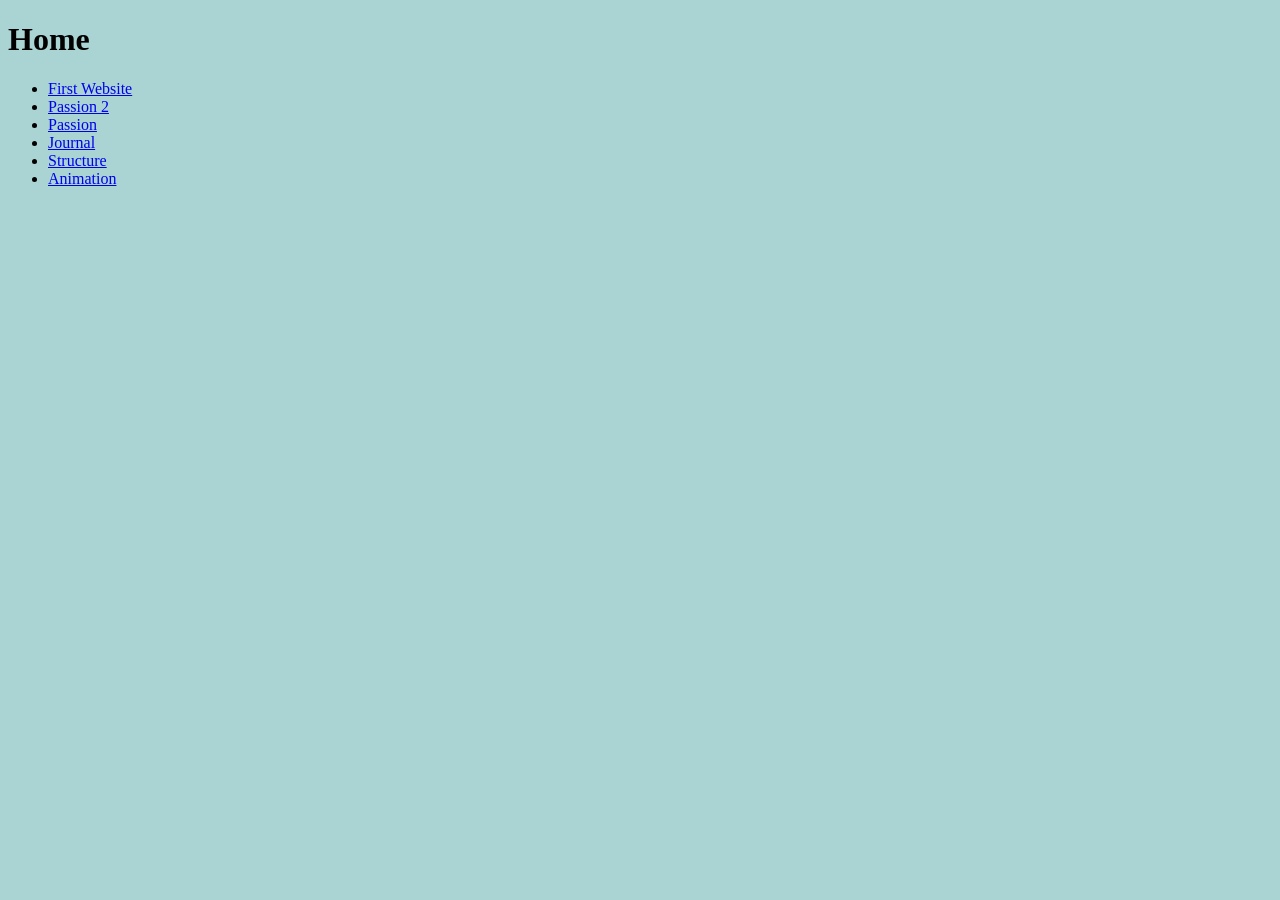
<file: index.html>
<!DOCTYPE html>
<html>

<head>
    <title>Home</title>
    <link rel="stylesheet" href="homepage.css">
</head>

<body>
    <h1>Home</h1>
    <ul>
        <li>
            <a href="first-website/index.html">First Website</a>
        </li>

        <li>
            <a href="variation/index.html">Passion 2</a>
        </li>
       
        <li>
            <a href="part1/index.html">Passion</a>
        </li>
        
        <li>
            <a href="journals.html">Journal</a>
        </li>

        <li>
            <a href="position/index.html">Structure</a>
        </li>

        <li>
            <a href="animation/index.html">Animation</a>
        </li>
    </ul>
</body>

</html>
</file>
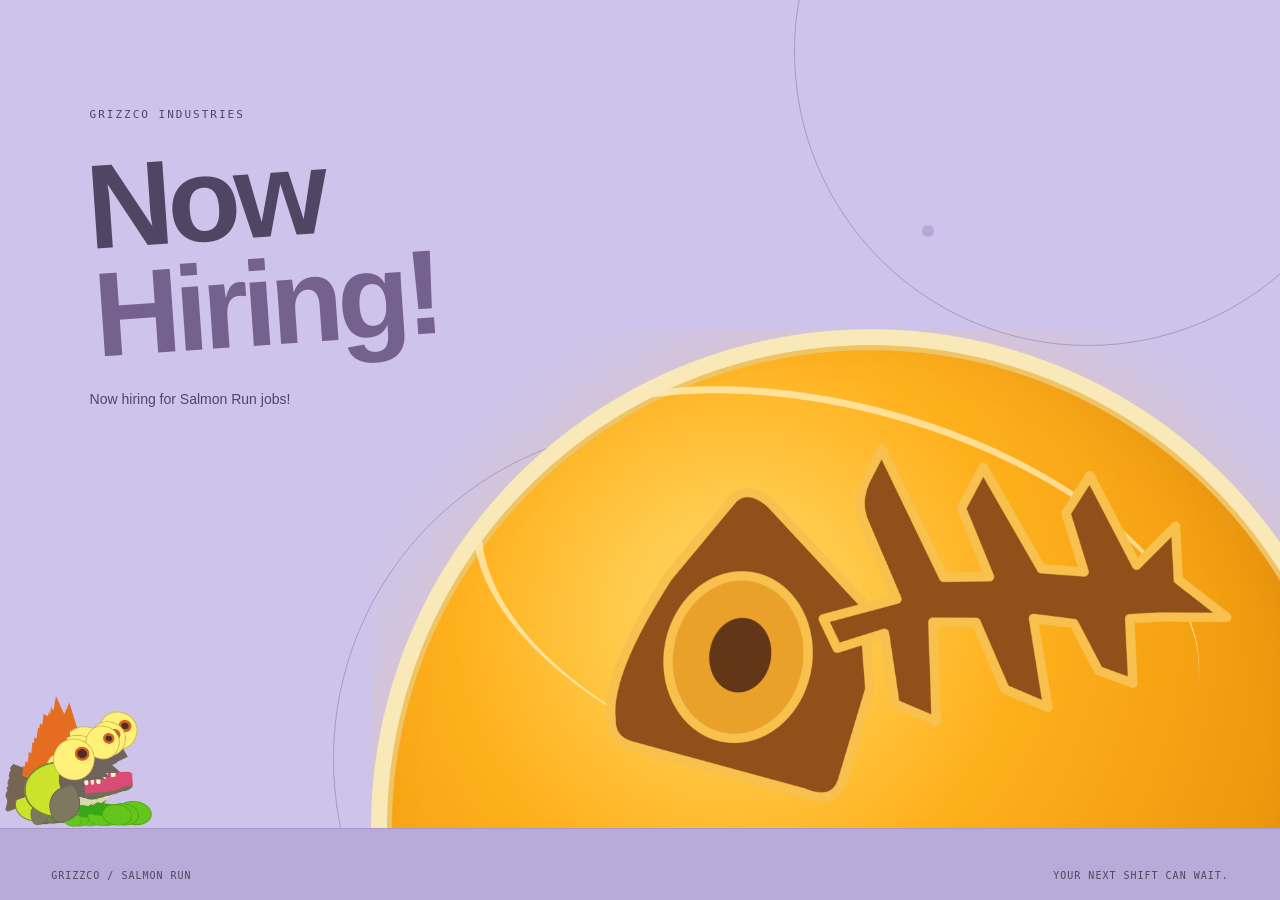
<file: animation/index.html>
<!doctype html>
<!-- 这是 HTML 网页；lang="en" 表示页面上显示的内容主要是英文。 -->
<html lang="en">
    <head>
        <!-- UTF-8 字符编码：让英文、中文和其他字符正常显示。 -->
        <meta charset="UTF-8">
        <!-- 响应式的基础设置：让手机浏览器按设备宽度显示网页，初始缩放比例是 1。 -->
        <meta name="viewport" content="width=device-width, initial-scale=1.0">
        <!-- 浏览器标签页上的名字，不是画面中显示的大标题。 -->
        <title>Now Hiring! | Smallfry Rain</title>
        <!-- 引入 main.css：页面的颜色、位置、尺寸和动画都写在这个 CSS 文件里。 -->
        <link rel="stylesheet" href="main.css">
    </head>
    <body>
        <!-- 整个屏保的舞台。aria-label 给使用读屏工具的人说明画面内容。 -->
        <main class="screensaver" aria-label="Small fish fall from the sky and bounce along the bottom of the screen.">
            <!-- 标题区：熊老板的公司名、招工标题，以及一行说明。 -->
            <header class="title">
                <!-- GRIZZCO INDUSTRIES：熊老板公司的英文名字。 -->
                <p class="eyebrow">GRIZZCO INDUSTRIES</p>
                <!-- Now Hiring!：正在招工！br 让标题换行，span 让 Hiring! 可以单独设置颜色。 -->
                <h1>Now<br><span>Hiring!</span></h1>
                <!-- 说明文字：正在为 Salmon Run 招工。 -->
                <p class="description">Now hiring for Salmon Run jobs!</p>
            </header>

            <!-- 两个空心圆：空 div 没有文字，由 CSS 的边框和圆角画出来。
                 sky-ring 是共同样式，ring-one、ring-two 分别设置大小和位置。
                 aria-hidden="true" 表示装饰元素不需要让读屏工具重复朗读。 -->
            <div class="sky-ring ring-one" aria-hidden="true"></div>
            <div class="sky-ring ring-two" aria-hidden="true"></div>
            <!-- 两个实心小点：同样用空 div，由 CSS 设置圆角和背景色。 -->
            <div class="sky-dot dot-one" aria-hidden="true"></div>
            <div class="sky-dot dot-two" aria-hidden="true"></div>
            <!-- 半颗蛋太阳：导入整张金蛋 PNG，鱼骨头已经画在图片里面。
                 这里只用 CSS 缩放、摆放和遮挡图片，不重新绘制鱼骨头。
                 alt="" 表示它是装饰图片，不另外添加朗读文字。 -->
            <img class="golden-egg" src="golden-egg.png" alt="">
            <!-- 底部海面：一块有颜色的长方形，也用来遮住金蛋下半部分。 -->
            <div class="ground" aria-hidden="true"></div>

            <!-- 第一条鱼：用四层分别负责横移、掉落、弹跳、翻面。
                 分层是为了让多个 transform 动作可以同时播放，不互相覆盖。
                 HTML 负责放好结构，具体动作由 CSS 的 animation 和 @keyframes 完成。 -->
            <div class="fish-track fish-one" aria-hidden="true">
                <!-- 外层 fish-track 负责左右移动；这一层 fall 负责第一次从天上掉下来。 -->
                <div class="fall">
                    <!-- hop 层负责掉落之后不停上下弹跳。 -->
                    <div class="hop">
                        <!-- 图片本身是 PNG；fish-image 的动画负责左右翻面。 -->
                        <img class="fish-image" src="smallfry.png" alt="">
                    </div>
                </div>
            </div>
            <!-- 第二条鱼：结构与第一条相同，通过 fish-two 在 CSS 里单独调整参数。 -->
            <div class="fish-track fish-two" aria-hidden="true">
                <div class="fall"><div class="hop">
                    <img class="fish-image" src="smallfry.png" alt="">
                </div></div>
            </div>
            <!-- 第三条鱼：同一张 PNG，不同大小、出场时间、移动和弹跳速度。 -->
            <div class="fish-track fish-three" aria-hidden="true">
                <div class="fall"><div class="hop">
                    <img class="fish-image" src="smallfry.png" alt="">
                </div></div>
            </div>
            <!-- 第四条鱼：较小，使用低跳动作。 -->
            <div class="fish-track fish-four" aria-hidden="true">
                <div class="fall"><div class="hop">
                    <img class="fish-image" src="smallfry.png" alt="">
                </div></div>
            </div>
            <!-- 第五条鱼：较大，使用普通高度的弹跳。 -->
            <div class="fish-track fish-five" aria-hidden="true">
                <div class="fall"><div class="hop">
                    <img class="fish-image" src="smallfry.png" alt="">
                </div></div>
            </div>
            <!-- 第六条鱼：比前面的鱼晚出场，参数写在 CSS 的 fish-six 那一组。 -->
            <div class="fish-track fish-six" aria-hidden="true">
                <div class="fall"><div class="hop">
                    <img class="fish-image" src="smallfry.png" alt="">
                </div></div>
            </div>
            <!-- 第七条鱼：最小，使用低跳动作。 -->
            <div class="fish-track fish-seven" aria-hidden="true">
                <div class="fall"><div class="hop">
                    <img class="fish-image" src="smallfry.png" alt="">
                </div></div>
            </div>
            <!-- 第八条鱼：最后出场，使用高跳动作。 -->
            <div class="fish-track fish-eight" aria-hidden="true">
                <div class="fall"><div class="hop">
                    <img class="fish-image" src="smallfry.png" alt="">
                </div></div>
            </div>

            <!-- 页脚：左边是 GRIZZCO / SALMON RUN，右边的文字意思是“下一班可以等等”。
                 CSS 用 flex 把它们分别排在左边与右边。 -->
            <footer class="caption">
                <span>GRIZZCO / SALMON RUN</span>
                <span>YOUR NEXT SHIFT CAN WAIT.</span>
            </footer>
        </main>
    </body>
</html>
</file>
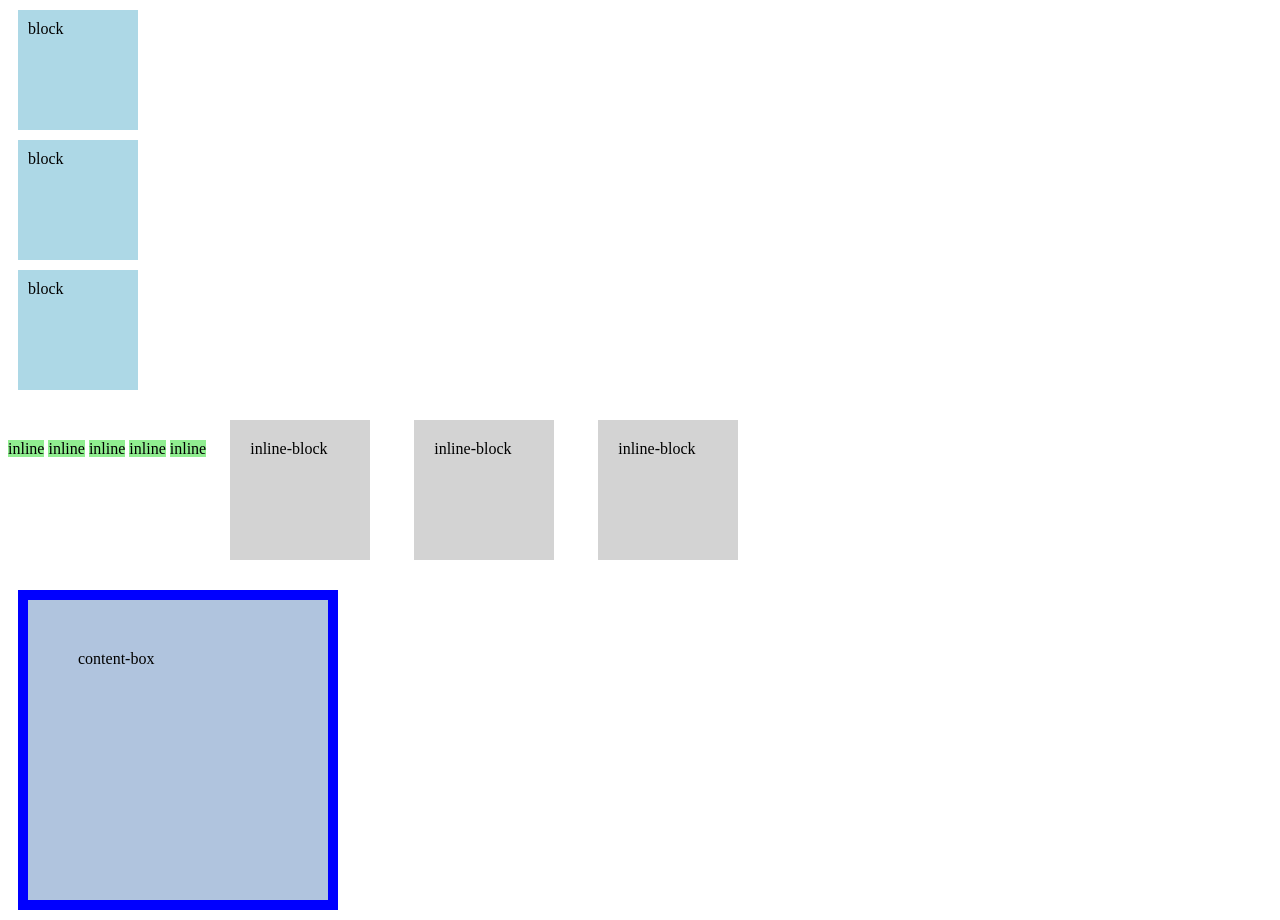
<file: Box_Model/index.html>
<!doctype html>
<html>
    <head>

        <meta name="viewport" content="width=device-width, initial-scale=1.0">
        
        <meta charset="UTF-8">
        
        <title>test</title>
    
        <link rel="stylesheet" href="main.css">
       

    </head>
    <body>

        <!-- block就是自己占着一整行 -->
        <div class="block">block</div>
        <div class="block">block</div>
        <div class="block">block</div>

        <!-- inline elements will only take up as much
        space as their content requires, and will sit
        next to other inline elements so long as there is space -->
        <span class="inline">inline</span>
        <span class="inline">inline</span>
        <span class="inline">inline</span>
        <span class="inline">inline</span>
        <span class="inline">inline</span>

        <span class="inline-block">inline-block</span>
        <span class="inline-block">inline-block</span>
        <span class="inline-block">inline-block</span>

        <div class="content-box">content-box</div>


    </body>


</html>
</file>
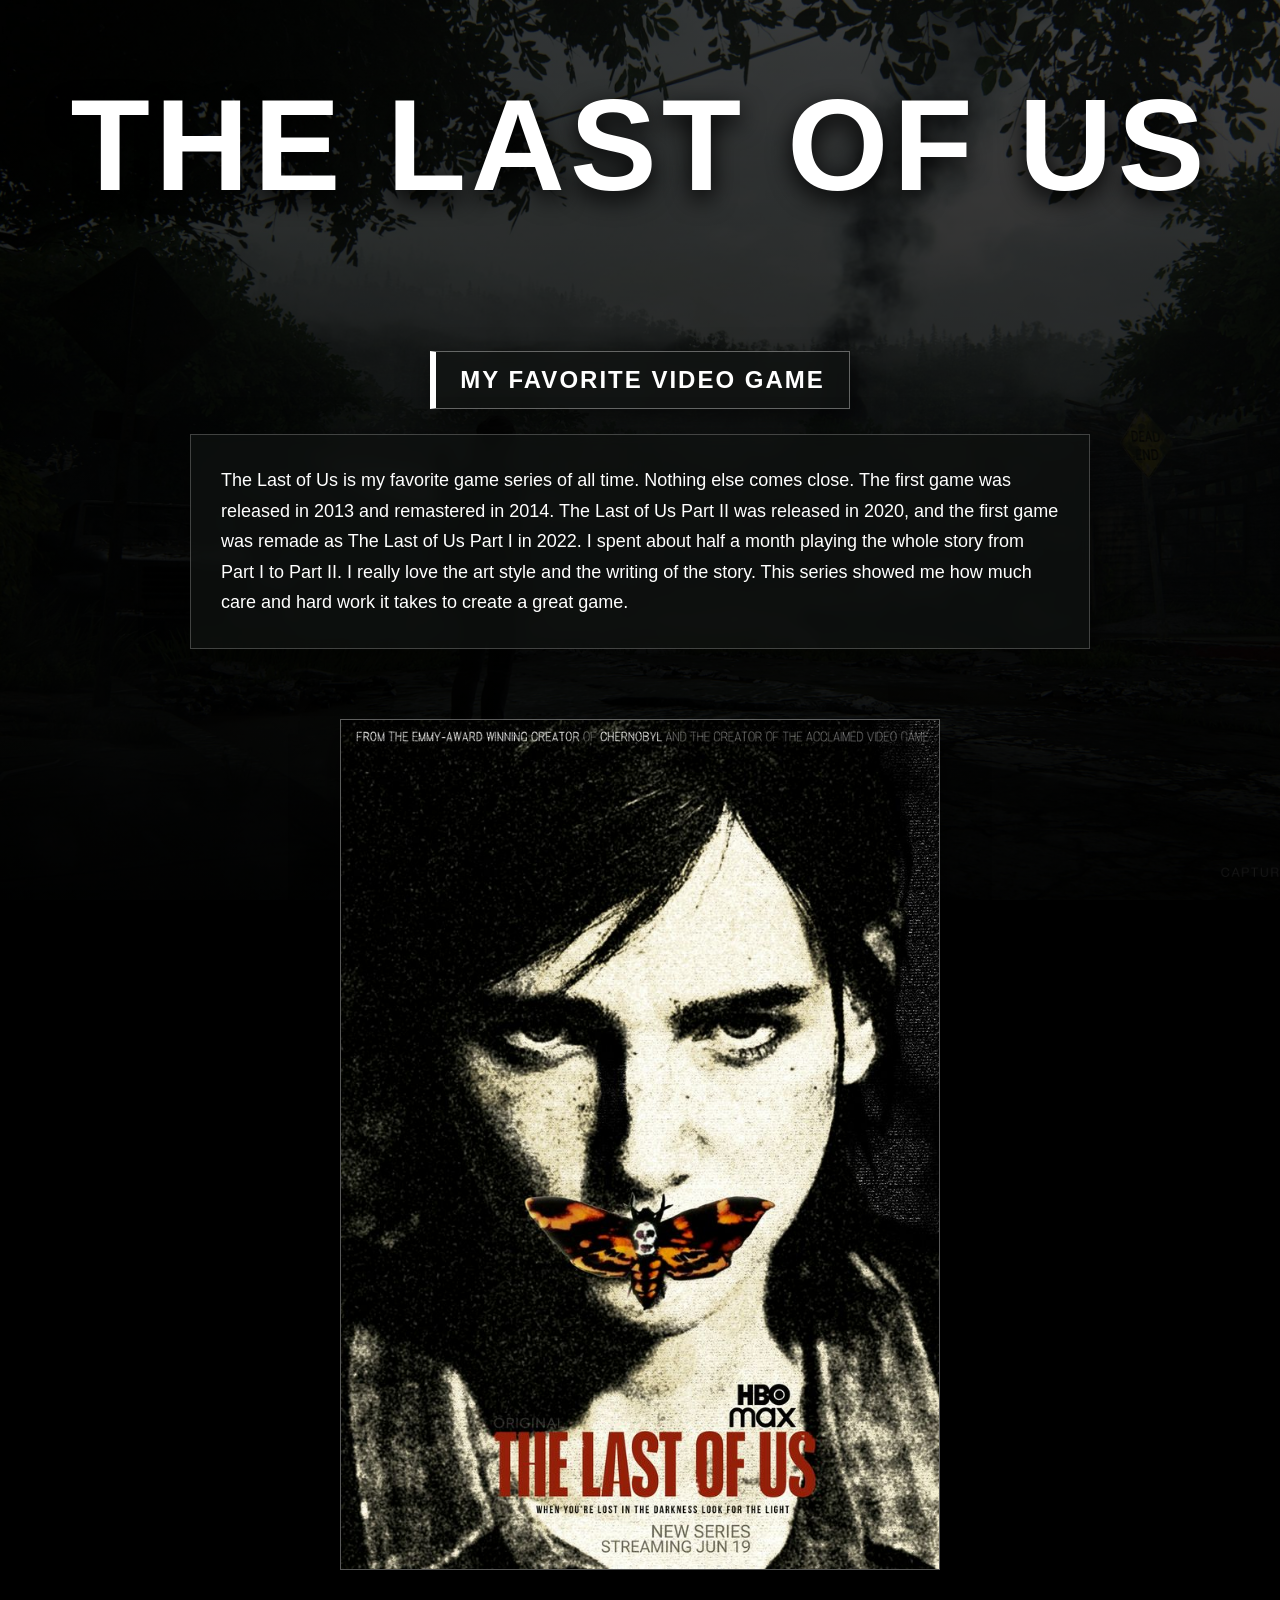
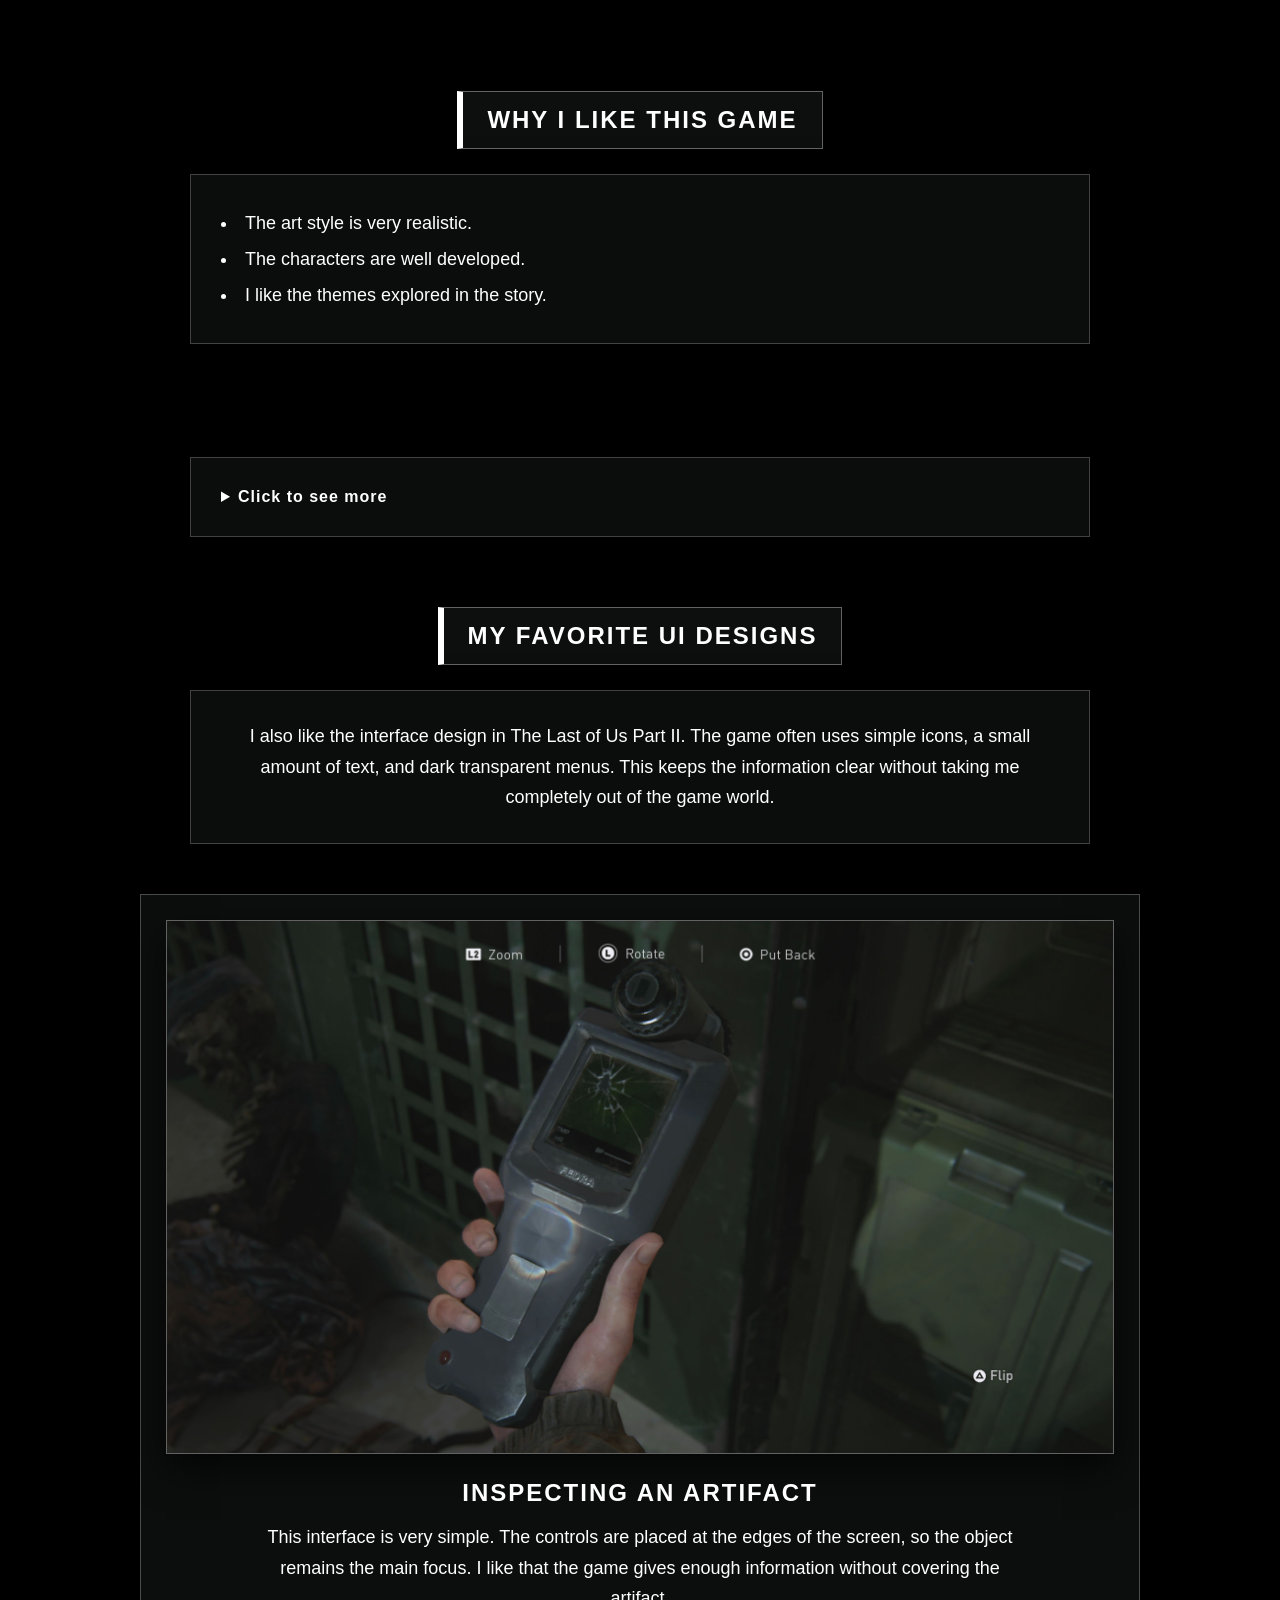
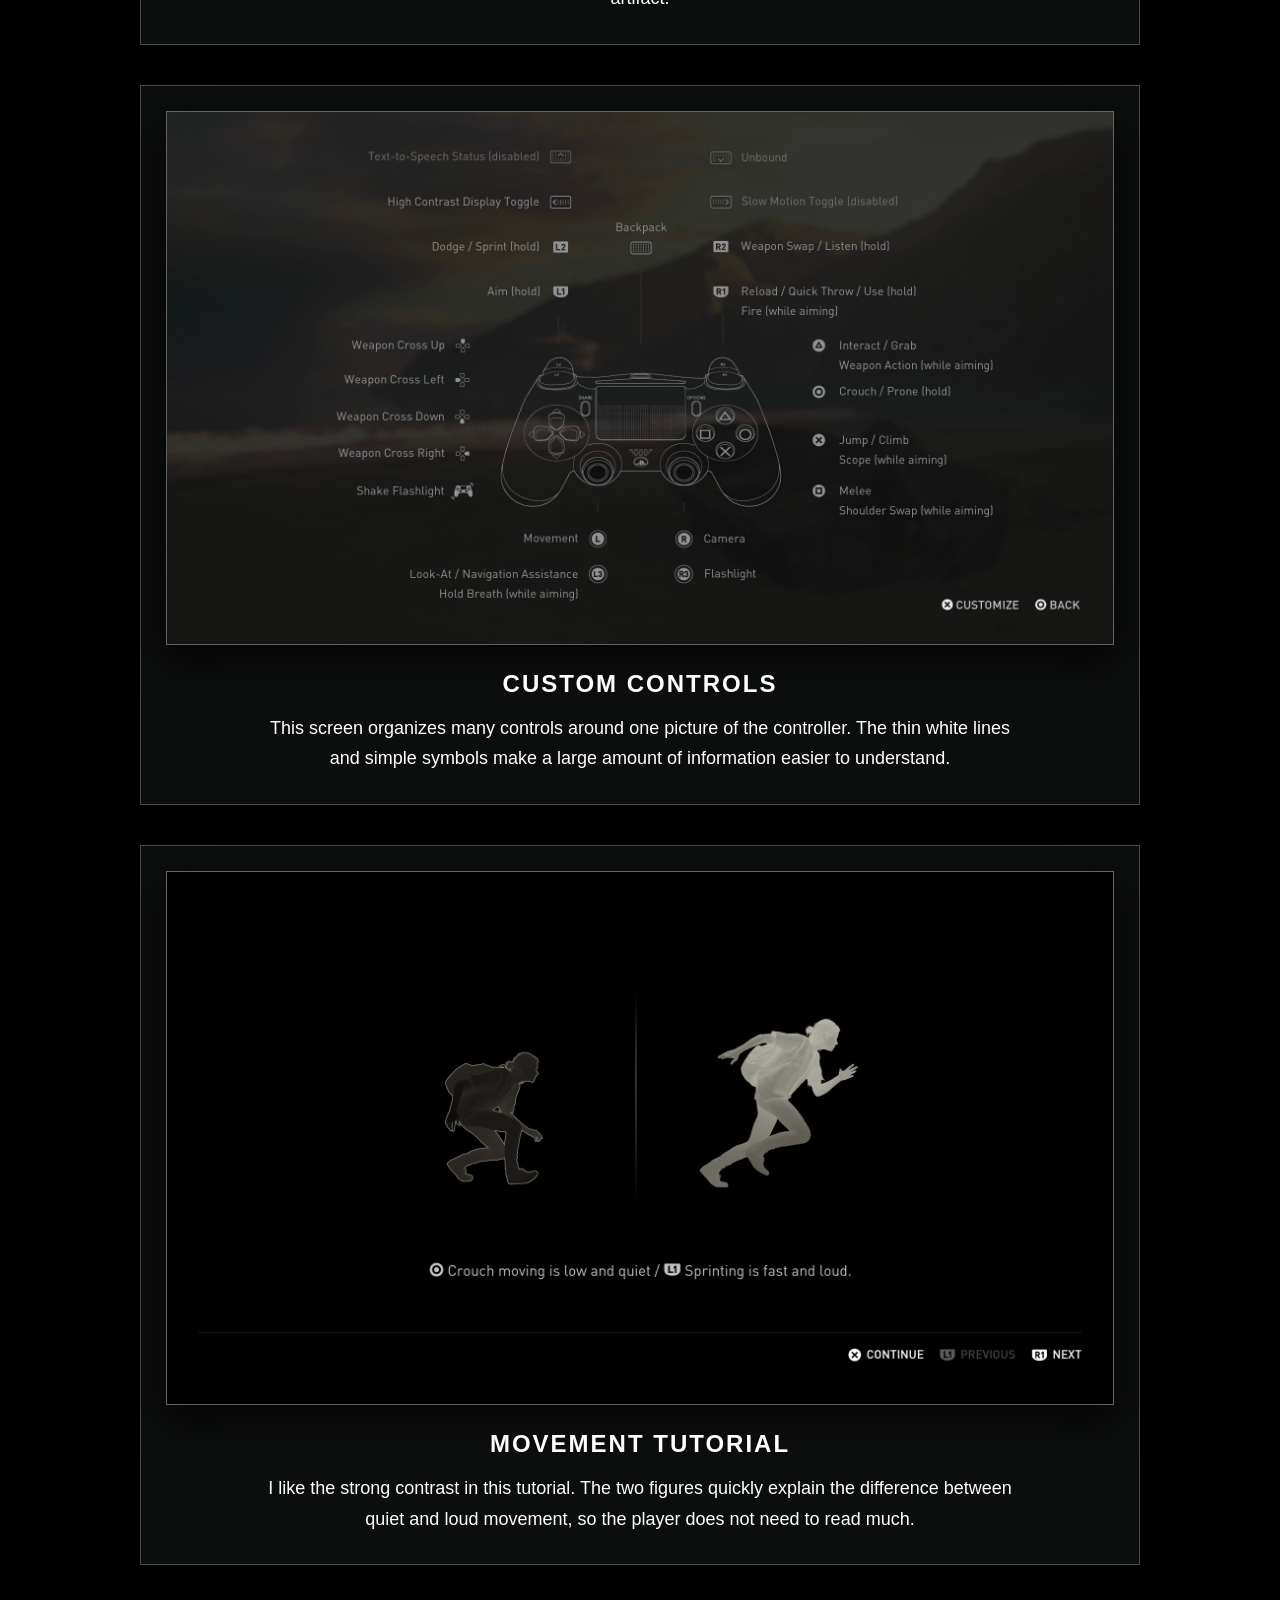
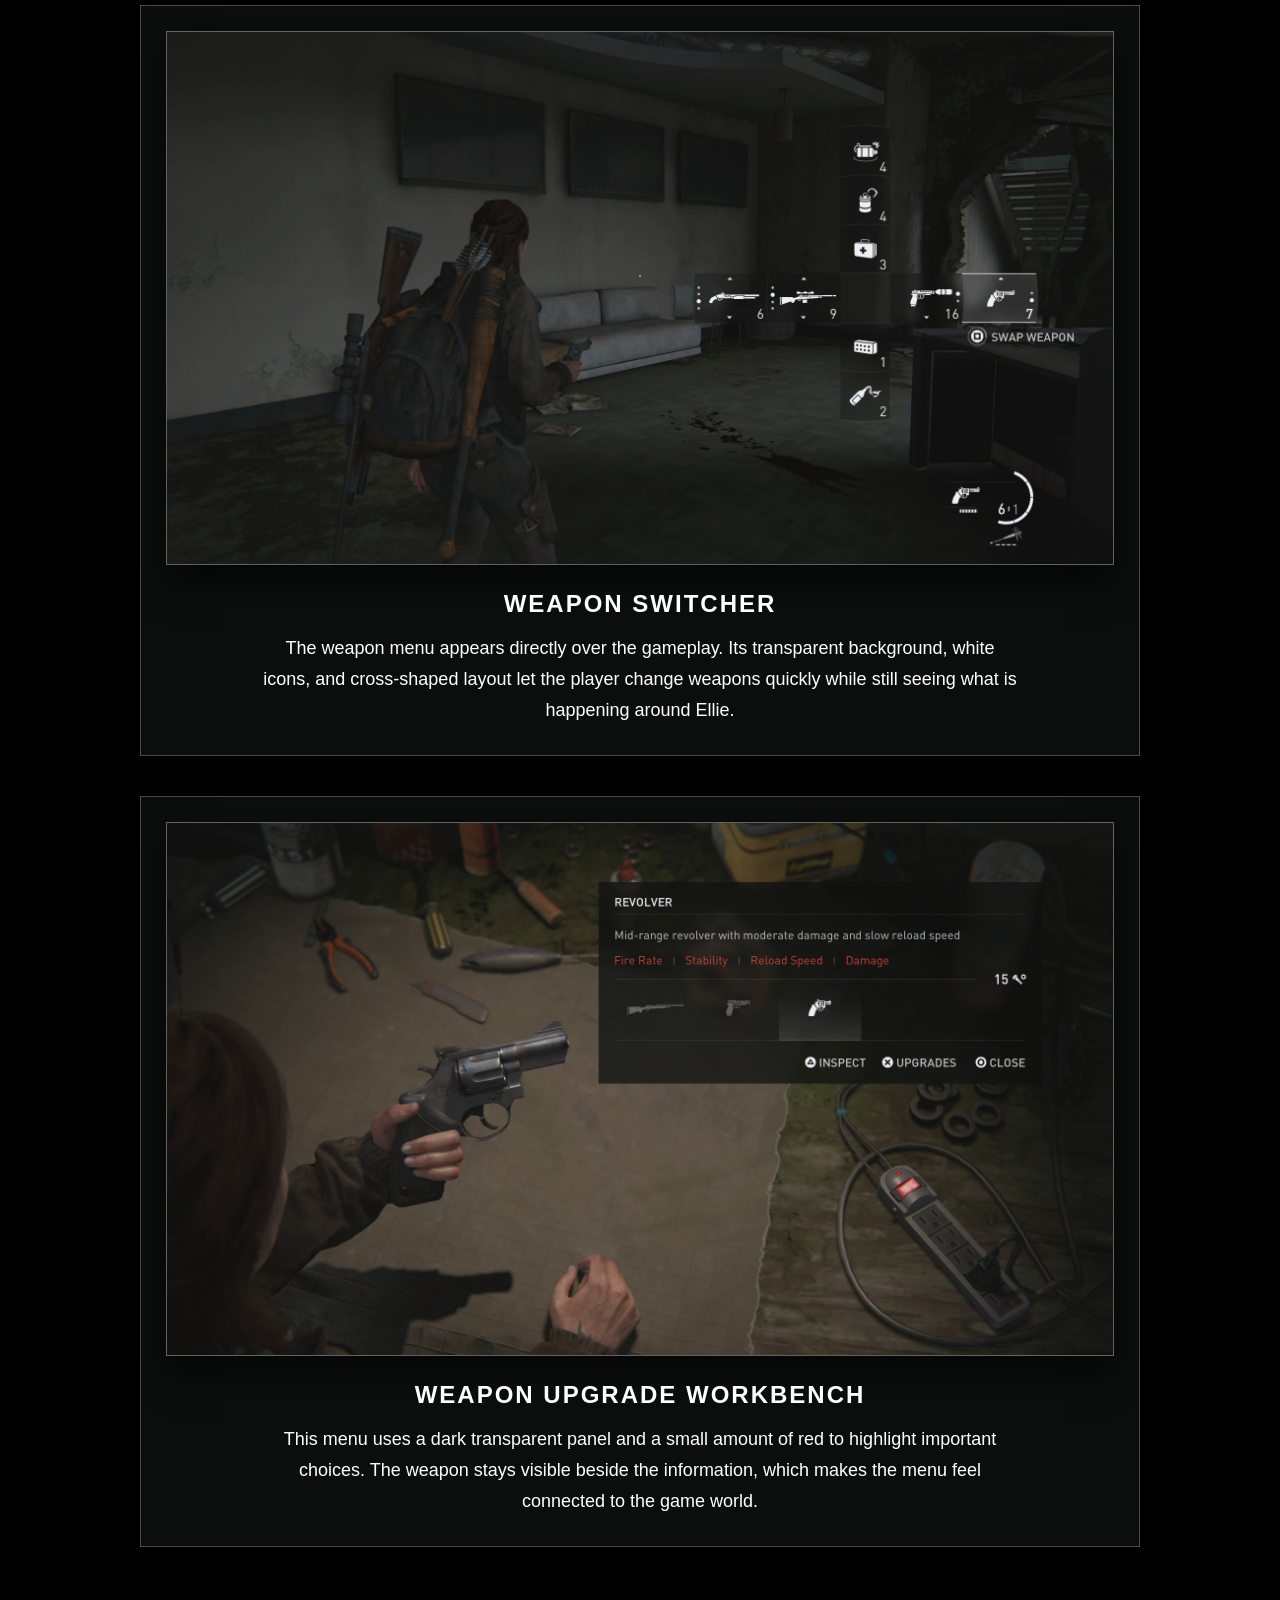
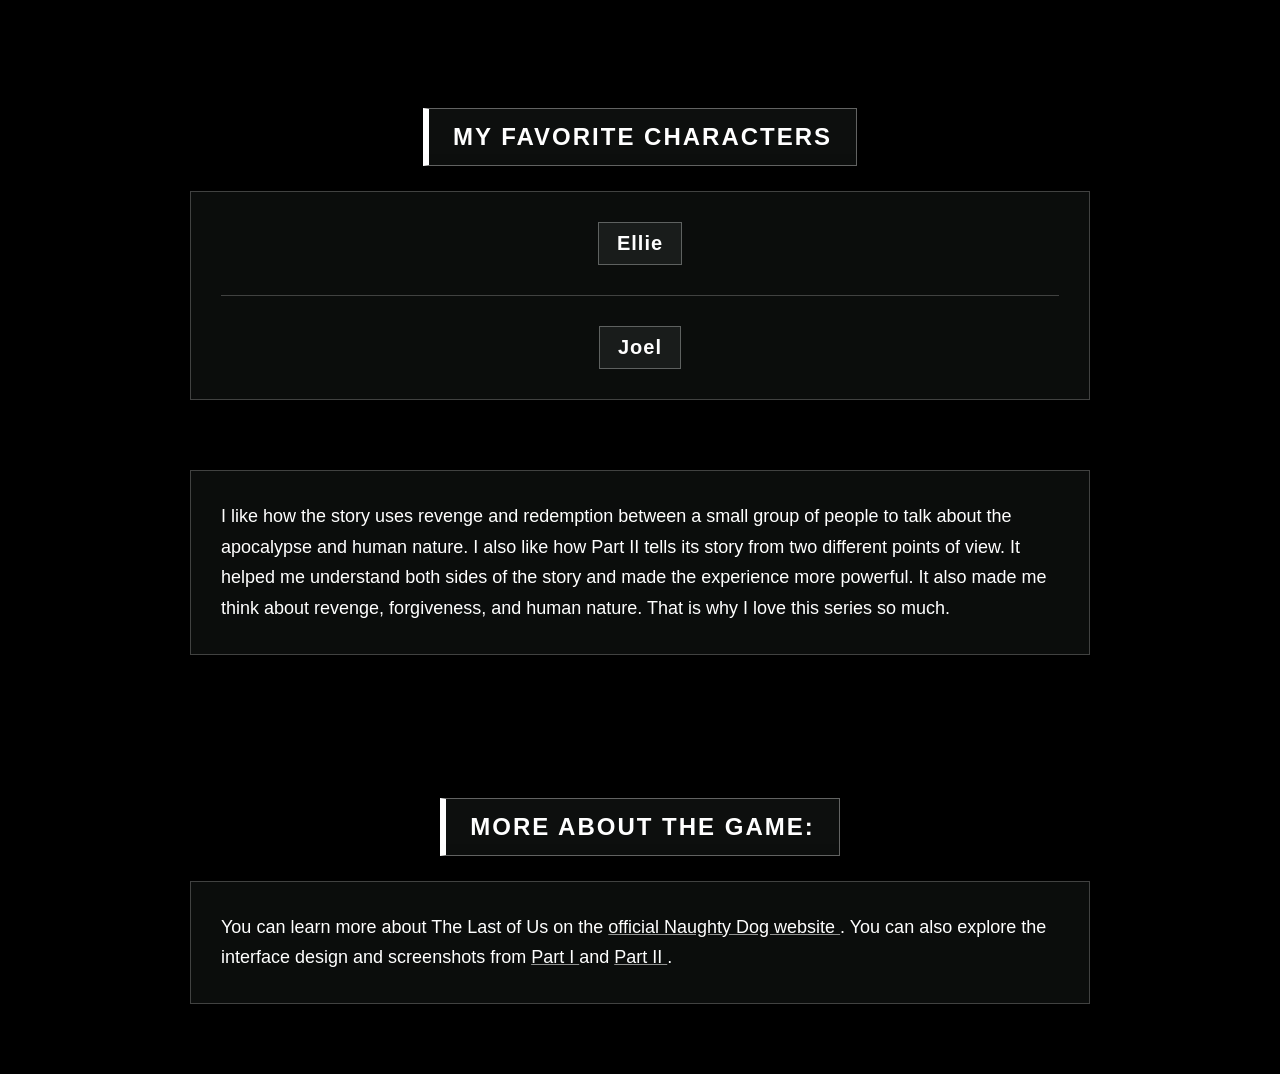
<file: part1/index.html>
<!DOCTYPE html>
<html lang="en">

    <head>
        <title>The Last of Us</title>
        <link rel="stylesheet" href="main.css">
    </head>

    <body>

        <h1>The Last of Us</h1>
        <br><br>
        <h2>My Favorite Video Game</h2>

        <p>
            The Last of Us is my favorite game series of all time.
            Nothing else comes close. The first game was released in 2013
            and remastered in 2014. The Last of Us Part II was released in
            2020, and the first game was remade as The Last of Us Part I in
            2022. I spent about half a month playing the whole story from
            Part I to Part II. I really love the art style and the writing
            of the story. This series showed me how much care and hard work
            it takes to create a great game.
        </p>

        <img src="the-last-of-us.jpg"
             width="600">

        <br><br>
        <h2>Why I Like This Game</h2>

        <ul>
            <li>The art style is very realistic.</li>
            <li>The characters are well developed.</li>
            <li>I like the themes explored in the story.</li>
        </ul>
        <br>
        <details>
            <summary>Click to see more</summary>

            <p>
                Overall, this game is very immersive. Naughty Dog made
                the world and the characters look very realistic, almost
                like real people and places. Every character feels alive
                and has their own personality. Because of this, I feel
                completely involved in the story when I play the game.
            </p>
        </details>

        <section class="ui-gallery">
            <h2>My Favorite UI Designs</h2>

            <p class="ui-intro">
                I also like the interface design in The Last of Us Part II.
                The game often uses simple icons, a small amount of text,
                and dark transparent menus. This keeps the information clear
                without taking me completely out of the game world.
            </p>

            <div class="ui-card">
                <img src="the-last-of-us-part-ii-inspecting-artifact.jpg">

                <h3>Inspecting an Artifact</h3>

                <p>
                    This interface is very simple. The controls are placed at
                    the edges of the screen, so the object remains the main
                    focus. I like that the game gives enough information
                    without covering the artifact.
                </p>
            </div>

            <div class="ui-card">
                <img src="the-last-of-us-part-ii-settings-custom-controls-detail.jpg">

                <h3>Custom Controls</h3>

                <p>
                    This screen organizes many controls around one picture of
                    the controller. The thin white lines and simple symbols
                    make a large amount of information easier to understand.
                </p>
            </div>

            <div class="ui-card">
                <img src="the-last-of-us-part-ii-tutorial-movement.jpg">

                <h3>Movement Tutorial</h3>

                <p>
                    I like the strong contrast in this tutorial. The two
                    figures quickly explain the difference between quiet and
                    loud movement, so the player does not need to read much.
                </p>
            </div>

            <div class="ui-card">
                <img src="the-last-of-us-part-ii-weapon-switcher.jpg">

                <h3>Weapon Switcher</h3>

                <p>
                    The weapon menu appears directly over the gameplay. Its
                    transparent background, white icons, and cross-shaped
                    layout let the player change weapons quickly while still
                    seeing what is happening around Ellie.
                </p>
            </div>

            <div class="ui-card">
                <img src="the-last-of-us-part-ii-weapon-upgrade-workbench.jpg">

                <h3>Weapon Upgrade Workbench</h3>

                <p>
                    This menu uses a dark transparent panel and a small amount
                    of red to highlight important choices. The weapon stays
                    visible beside the information, which makes the menu feel
                    connected to the game world.
                </p>
            </div>
        </section>

        <br><br>
        <h2>My Favorite Characters</h2>

        <ol>
            <li>
                <details>
                    <summary><b>Ellie</b></summary>

                    <img src="ellie.jpg"
                         width="400">

                    <p>
                        I like Ellie because of her loyalty to Joel.
                        In Part II, even though they still had many
                        problems that they did not solve, she traveled
                        far from home to find the person who killed him.
                        She is also very strong and brave. Sometimes,
                        it feels like she can fight a whole army by herself.
                    </p>
                </details>
            </li>

            <li>
                <details>
                    <summary><b>Joel</b></summary>

                    <img src="joel.jpg"
                         width="400">

                    <p>
                        The first thing I like about Joel is his toughness
                        and determination. I do not think it is bad for a
                        story to have a main character with a lone-wolf
                        personality. Joel is definitely not a hero, but I
                        like how far he is willing to go to protect his
                        family. He is also brave, calm, and strong.
                    </p>
                </details>
            </li>
        </ol>

        <p>
            I like how the story uses revenge and redemption between
            a small group of people to talk about the apocalypse and
            human nature. I also like how Part II tells its story from
            two different points of view. It helped me understand both
            sides of the story and made the experience more powerful.
            It also made me think about revenge, forgiveness, and human
            nature. That is why I love this series so much.
        </p>

        <br>

        <h2>More About the Game:</h2>

        <p>
            You can learn more about The Last of Us on the
            <a href="https://www.naughtydog.com/">
                official Naughty Dog website
            </a>.

            You can also explore the interface design and screenshots from
            <a href="https://interfaceingame.com/games/the-last-of-us/">
                Part I
            </a>
            and
            <a href="https://interfaceingame.com/games/the-last-of-us-part-ii/">
                Part II
            </a>.
        </p>

    </body>

</html>
</file>
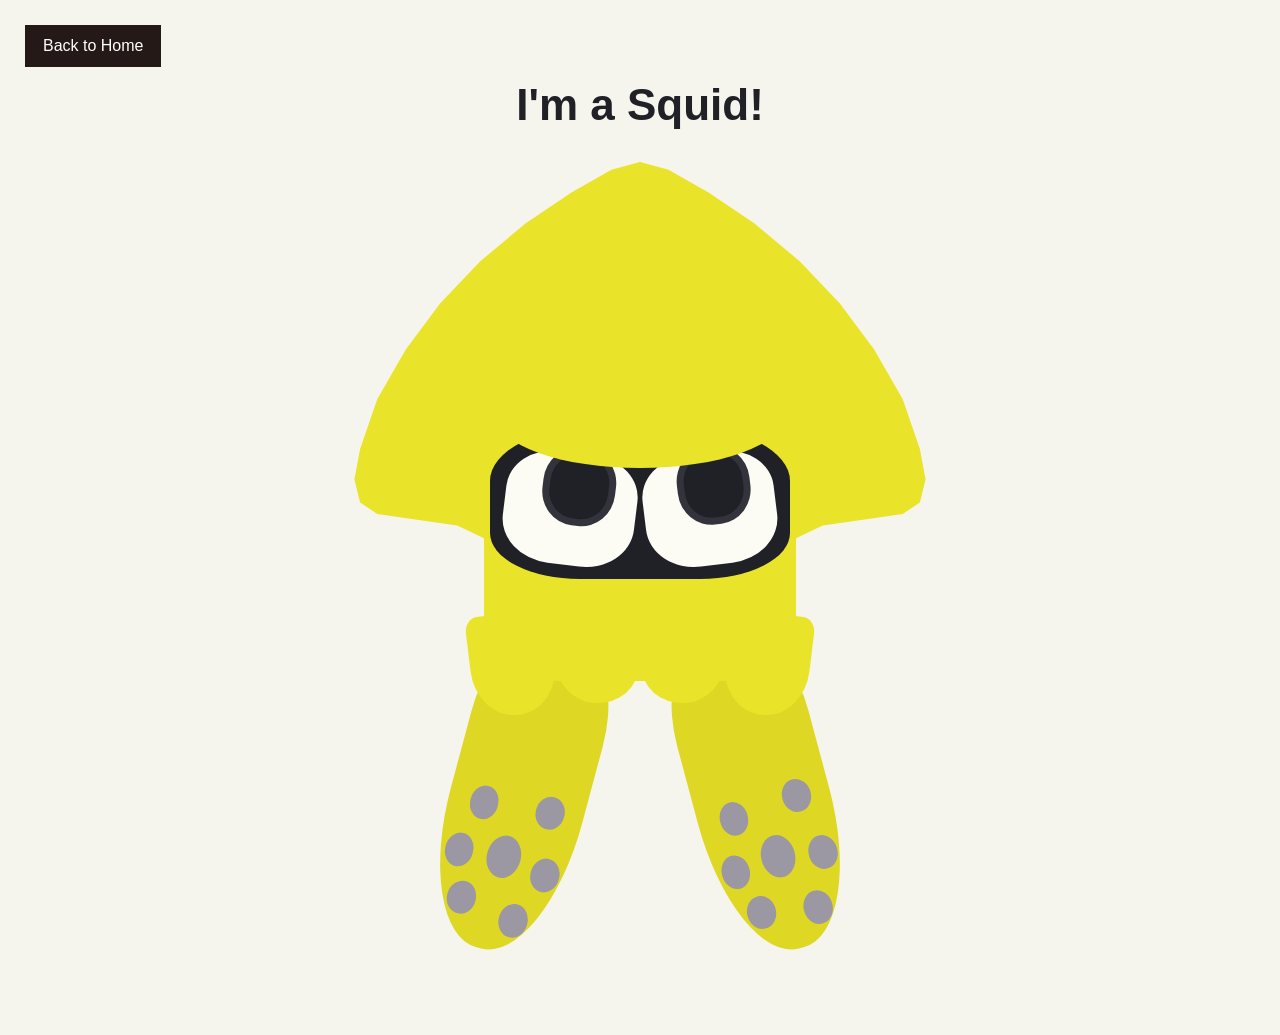
<file: position/index.html>
<!DOCTYPE html>
<html lang="en">
    <head>
        <meta charset="UTF-8">
        <meta name="viewport" content="width=device-width, initial-scale=1.0">
        <title>I'm a Squid!</title>
        <link rel="stylesheet" href="main.css">
    </head>

    <body class="face-page">
        <header class="intro">
            <h1>I'm a Squid!</h1>
        </header>

        <main class="face-stage">
            <a class="squid" href="mouth.html" aria-label="Click the squid to enter the mouth" title="Click the squid to enter the mouth">
                <div class="squid-tentacle tentacle-left" aria-hidden="true">
                    <i></i><i></i><i></i><i></i><i></i><i></i><i></i>
                </div>
                <div class="squid-tentacle tentacle-right" aria-hidden="true">
                    <i></i><i></i><i></i><i></i><i></i><i></i><i></i>
                </div>
                <div class="squid-body" aria-hidden="true"></div>
                <div class="squid-fringe" aria-hidden="true">
                    <div></div><div></div><div></div><div></div>
                </div>
                <div class="squid-crown" aria-hidden="true"></div>
                <div class="squid-mask" aria-hidden="true">
                    <div class="squid-eye squid-eye-left"><div class="squid-pupil"></div></div>
                    <div class="squid-eye squid-eye-right"><div class="squid-pupil"></div></div>
                </div>
                <div class="squid-brow" aria-hidden="true"></div>
            </a>
        </main>

        <a class="home-link" href="../index.html">Back to Home</a>
    </body>
</html>
</file>
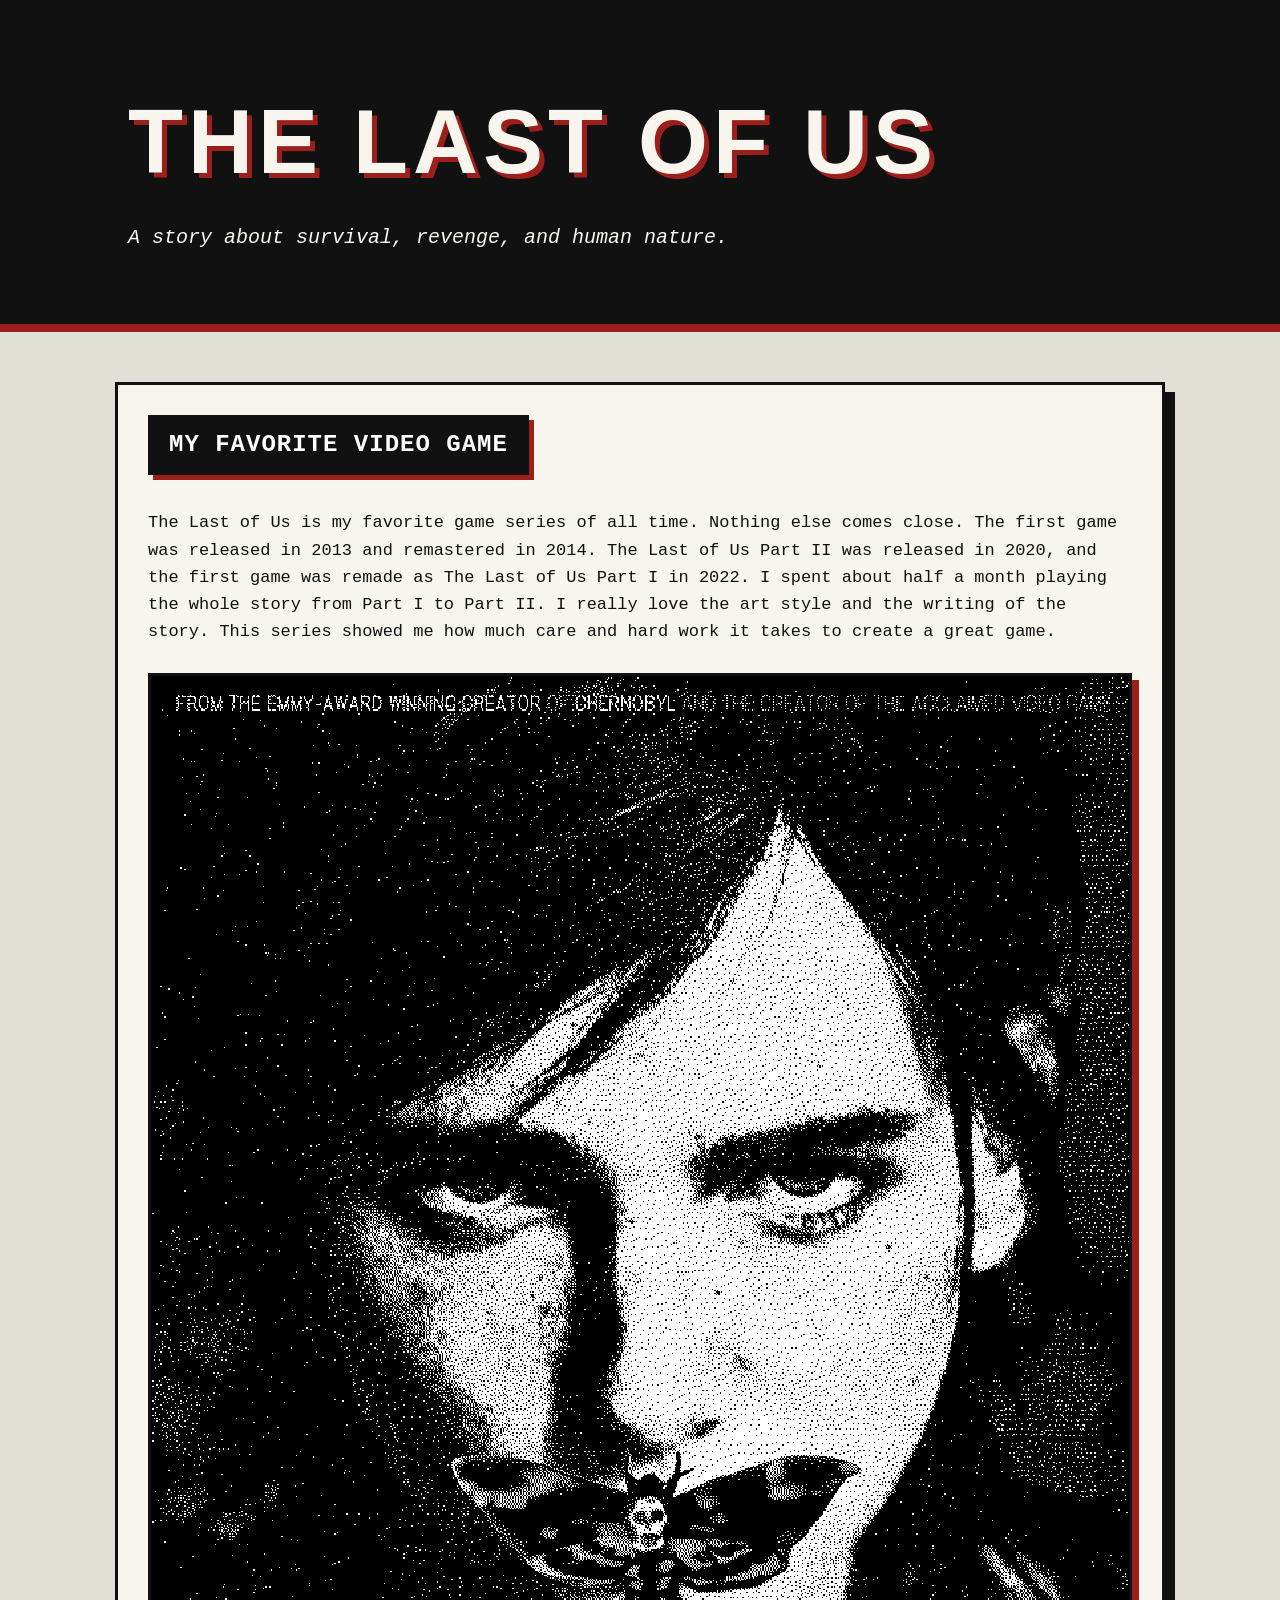
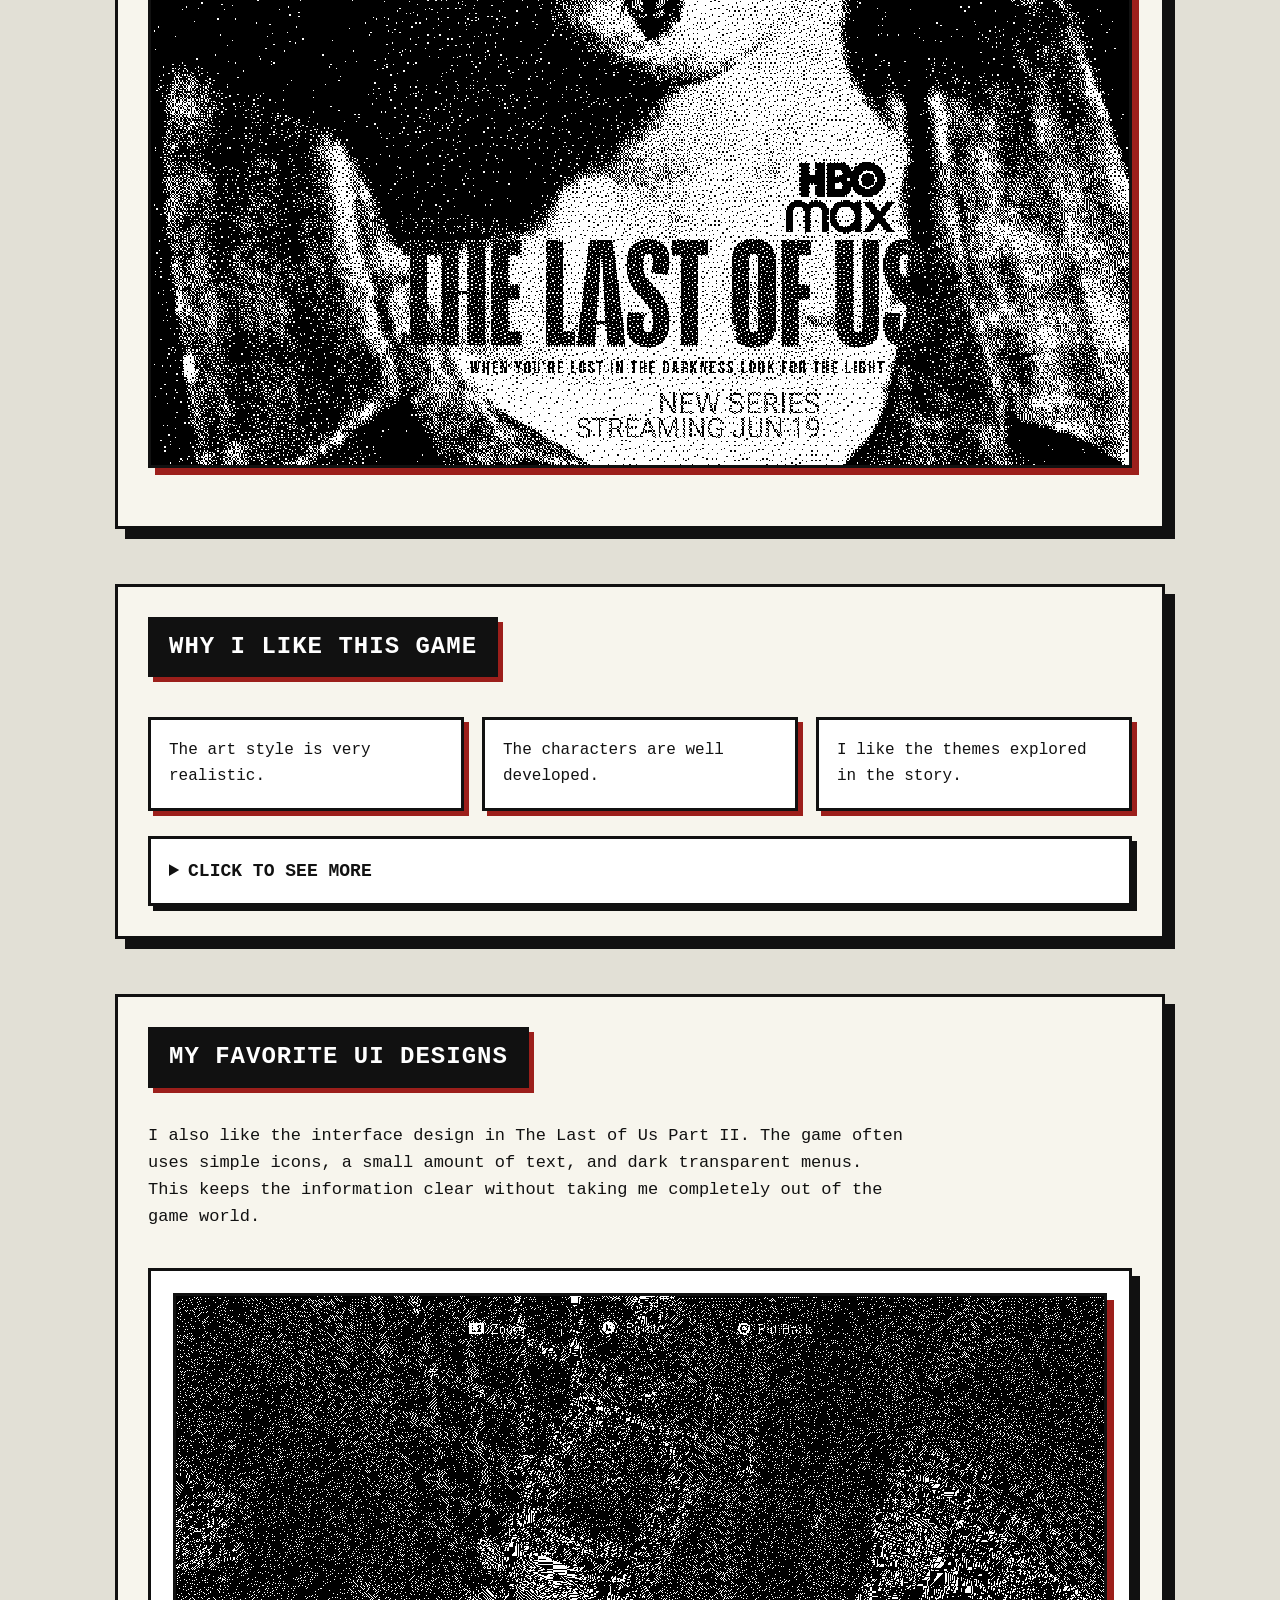
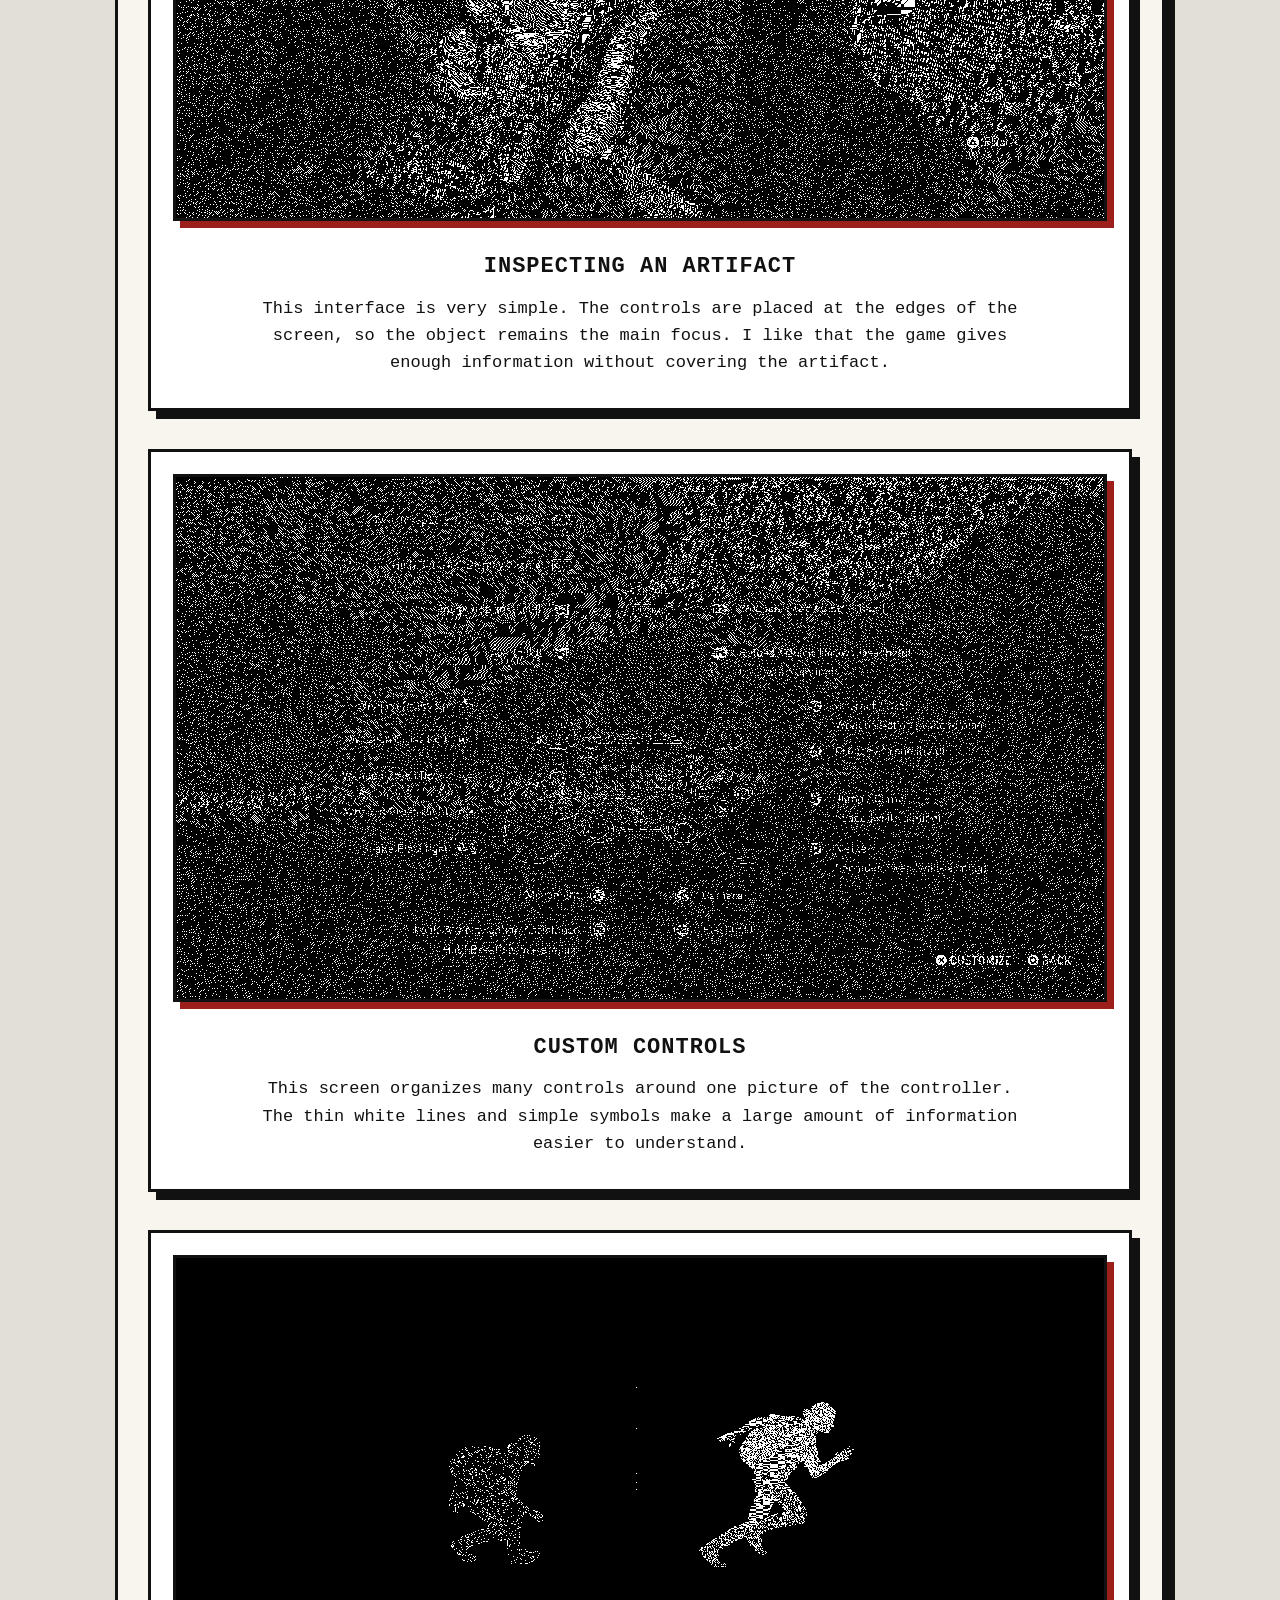
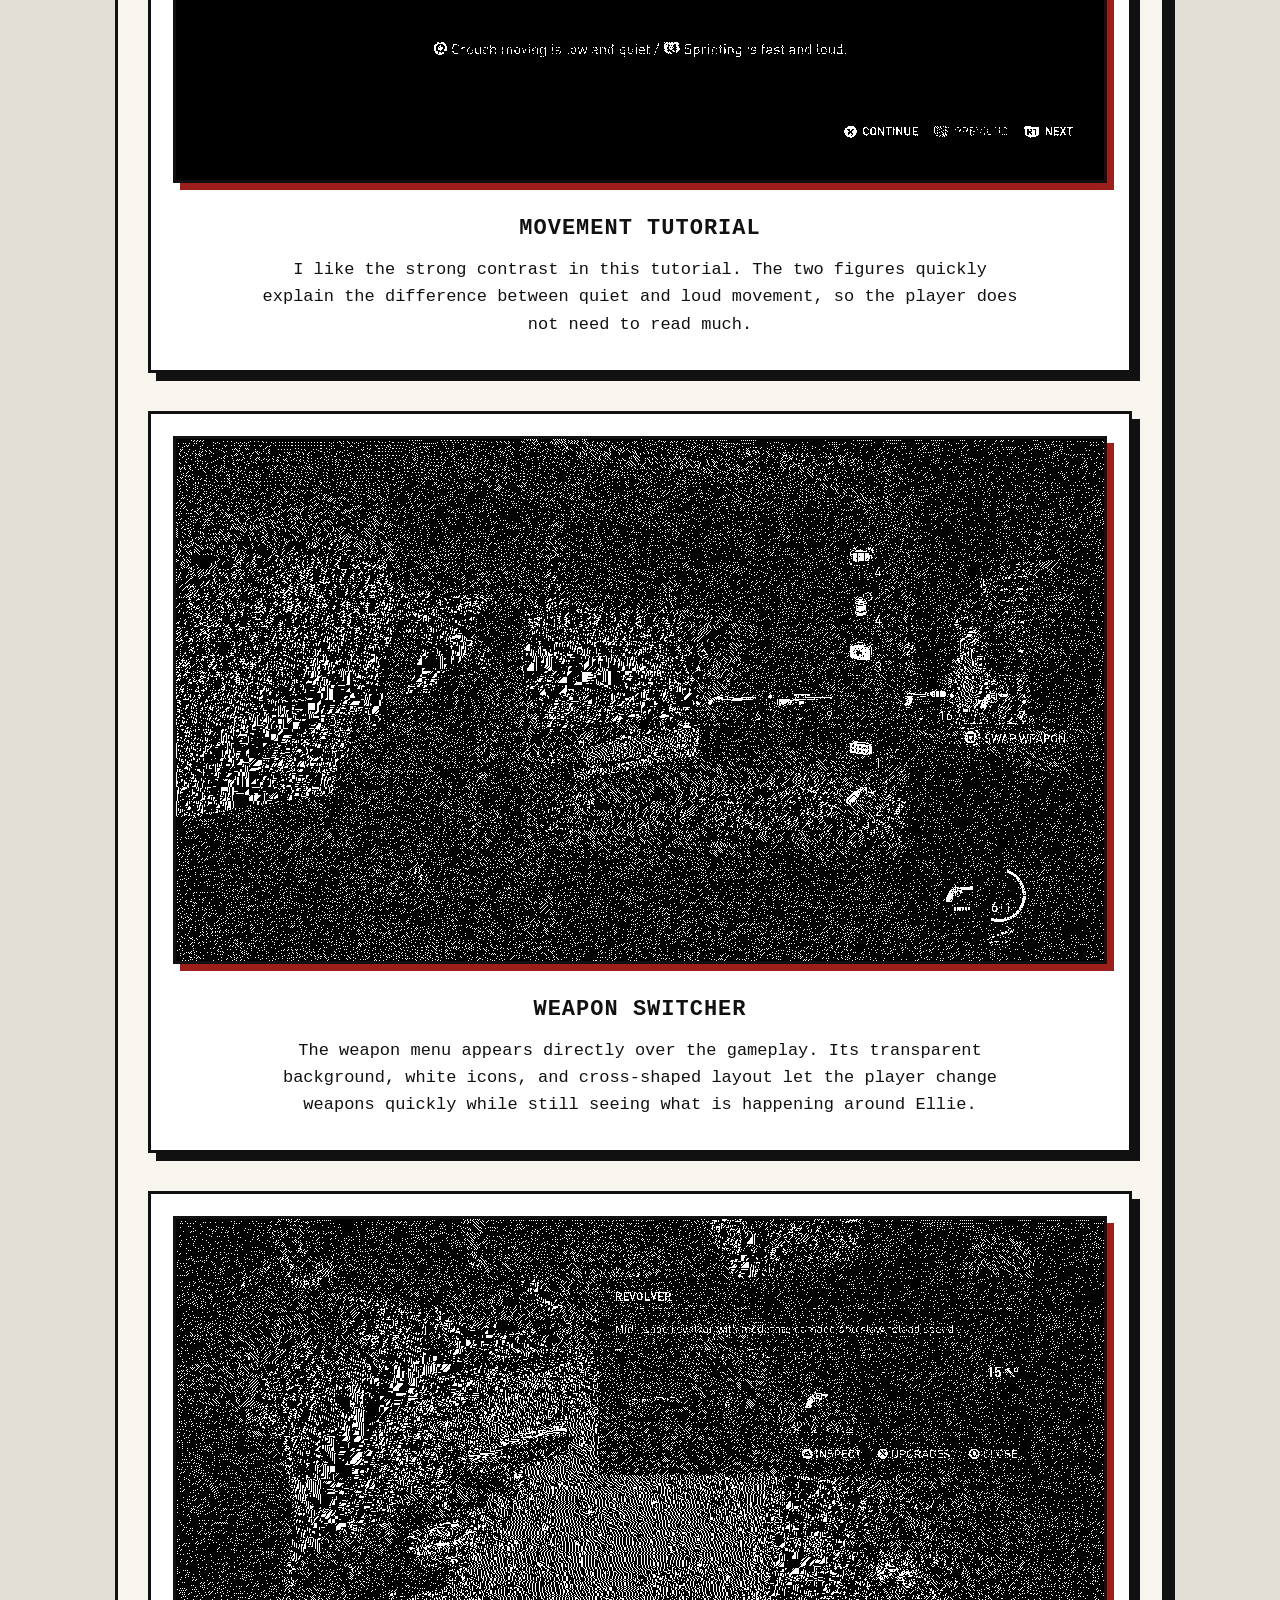
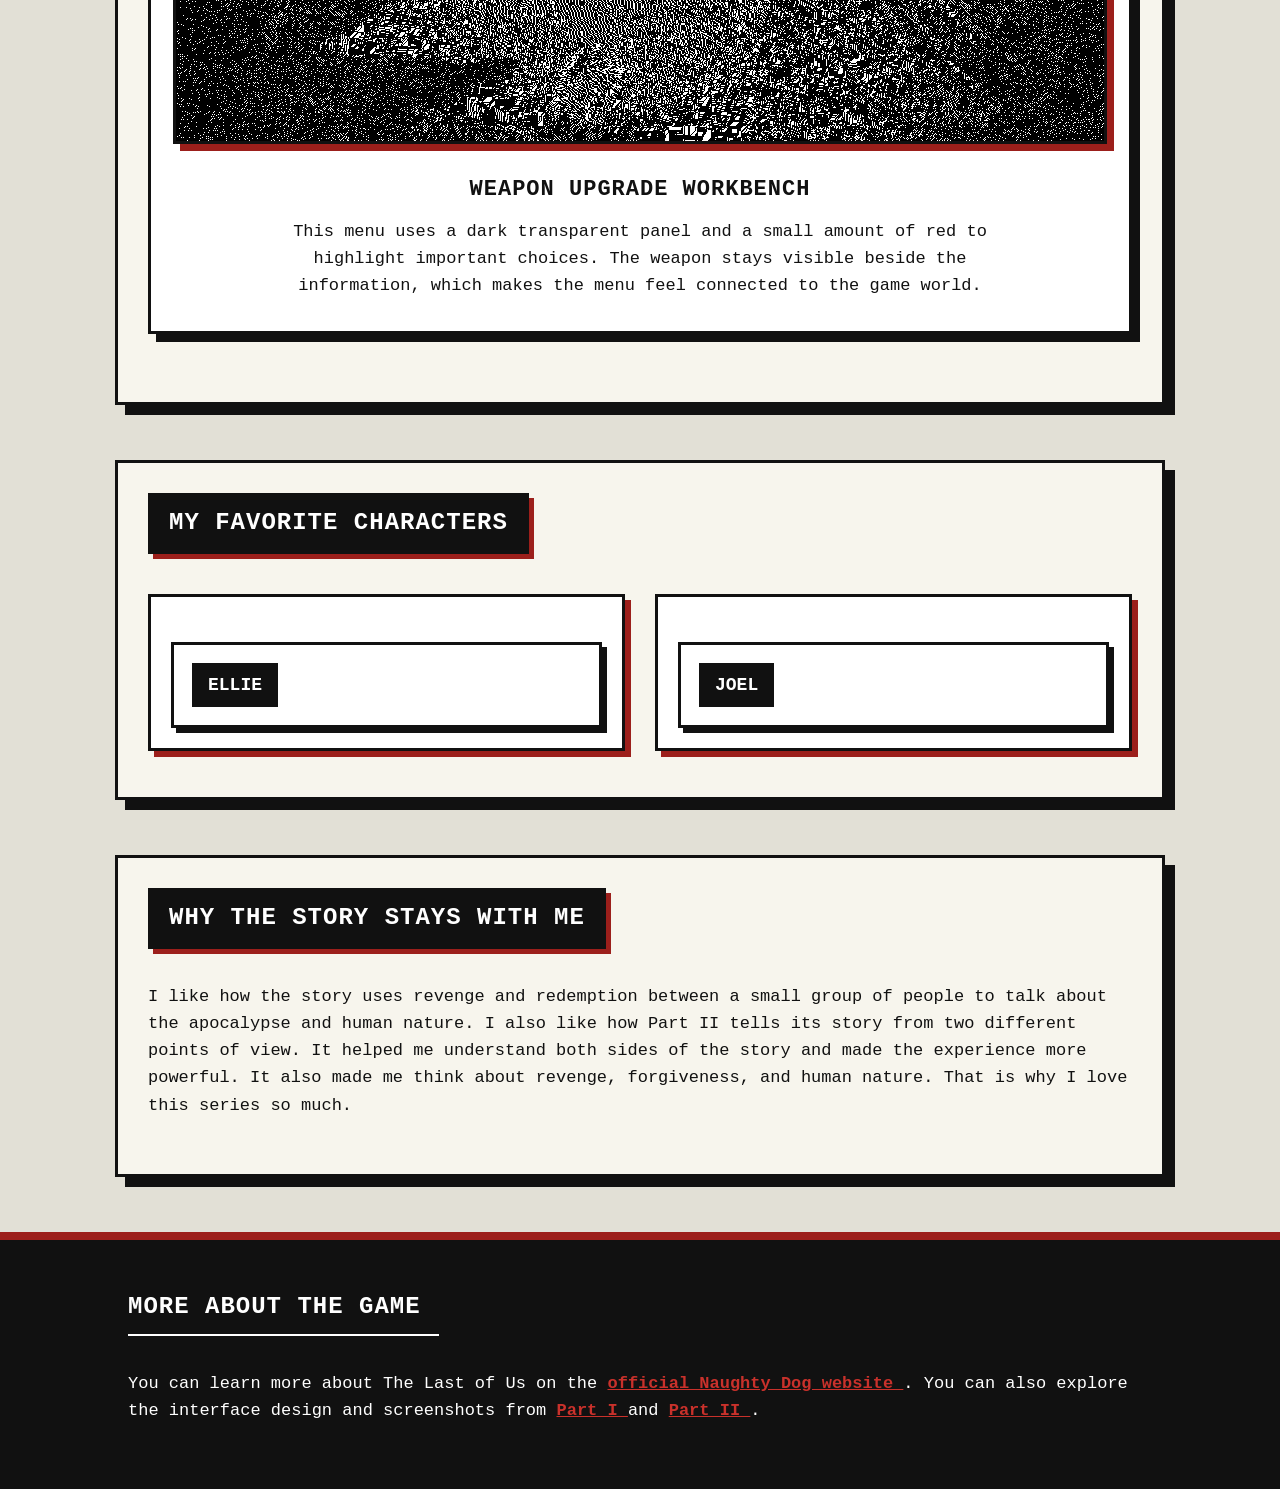
<file: variation/index.html>
<!DOCTYPE html>
<html lang="en">

    <head>
        <meta charset="UTF-8">
        <title>The Last of Us - Variation</title>
        <link rel="stylesheet" href="main.css">
    </head>

    <body>

        <header>
            <h1>The Last of Us</h1>
            <p class="subtitle">A story about survival, revenge, and human nature.</p>
        </header>

        <main>
            <section>
                <h2>My Favorite Video Game</h2>

                <p>
                    The Last of Us is my favorite game series of all time.
                    Nothing else comes close. The first game was released in 2013
                    and remastered in 2014. The Last of Us Part II was released in
                    2020, and the first game was remade as The Last of Us Part I in
                    2022. I spent about half a month playing the whole story from
                    Part I to Part II. I really love the art style and the writing
                    of the story. This series showed me how much care and hard work
                    it takes to create a great game.
                </p>

                <img src="the-last-of-us.png">
            </section>

            <section>
                <h2>Why I Like This Game</h2>

                <ul>
                    <li>The art style is very realistic.</li>
                    <li>The characters are well developed.</li>
                    <li>I like the themes explored in the story.</li>
                </ul>

                <details>
                    <summary>Click to see more</summary>

                    <p>
                        Overall, this game is very immersive. Naughty Dog made
                        the world and the characters look very realistic, almost
                        like real people and places. Every character feels alive
                        and has their own personality. Because of this, I feel
                        completely involved in the story when I play the game.
                    </p>
                </details>
            </section>

            <section class="ui-gallery">
                <h2>My Favorite UI Designs</h2>

                <p class="ui-intro">
                    I also like the interface design in The Last of Us Part II.
                    The game often uses simple icons, a small amount of text,
                    and dark transparent menus. This keeps the information clear
                    without taking me completely out of the game world.
                </p>

                <div class="ui-card">
                    <img src="the-last-of-us-part-ii-inspecting-artifact.png">

                    <h3>Inspecting an Artifact</h3>

                    <p>
                        This interface is very simple. The controls are placed at
                        the edges of the screen, so the object remains the main
                        focus. I like that the game gives enough information
                        without covering the artifact.
                    </p>
                </div>

                <div class="ui-card">
                    <img src="the-last-of-us-part-ii-settings-custom-controls-detail.png">

                    <h3>Custom Controls</h3>

                    <p>
                        This screen organizes many controls around one picture of
                        the controller. The thin white lines and simple symbols
                        make a large amount of information easier to understand.
                    </p>
                </div>

                <div class="ui-card">
                    <img src="the-last-of-us-part-ii-tutorial-movement.png">

                    <h3>Movement Tutorial</h3>

                    <p>
                        I like the strong contrast in this tutorial. The two
                        figures quickly explain the difference between quiet and
                        loud movement, so the player does not need to read much.
                    </p>
                </div>

                <div class="ui-card">
                    <img src="the-last-of-us-part-ii-weapon-switcher.png">

                    <h3>Weapon Switcher</h3>

                    <p>
                        The weapon menu appears directly over the gameplay. Its
                        transparent background, white icons, and cross-shaped
                        layout let the player change weapons quickly while still
                        seeing what is happening around Ellie.
                    </p>
                </div>

                <div class="ui-card">
                    <img src="the-last-of-us-part-ii-weapon-upgrade-workbench.png">

                    <h3>Weapon Upgrade Workbench</h3>

                    <p>
                        This menu uses a dark transparent panel and a small amount
                        of red to highlight important choices. The weapon stays
                        visible beside the information, which makes the menu feel
                        connected to the game world.
                    </p>
                </div>
            </section>

            <section>
                <h2>My Favorite Characters</h2>

                <ol>
                    <li>
                        <details>
                            <summary><b>Ellie</b></summary>

                            <img src="ellie.png">

                            <p>
                                I like Ellie because of her loyalty to Joel.
                                In Part II, even though they still had many
                                problems that they did not solve, she traveled
                                far from home to find the person who killed him.
                                She is also very strong and brave. Sometimes,
                                it feels like she can fight a whole army by herself.
                            </p>
                        </details>
                    </li>

                    <li>
                        <details>
                            <summary><b>Joel</b></summary>

                            <img src="joel.png">

                            <p>
                                The first thing I like about Joel is his toughness
                                and determination. I do not think it is bad for a
                                story to have a main character with a lone-wolf
                                personality. Joel is definitely not a hero, but I
                                like how far he is willing to go to protect his
                                family. He is also brave, calm, and strong.
                            </p>
                        </details>
                    </li>
                </ol>
            </section>

            <section>
                <h2>Why the Story Stays With Me</h2>

                <p>
                    I like how the story uses revenge and redemption between
                    a small group of people to talk about the apocalypse and
                    human nature. I also like how Part II tells its story from
                    two different points of view. It helped me understand both
                    sides of the story and made the experience more powerful.
                    It also made me think about revenge, forgiveness, and human
                    nature. That is why I love this series so much.
                </p>
            </section>
        </main>

        <footer>
            <h2>More About the Game</h2>

            <p>
                You can learn more about The Last of Us on the
                <a href="https://www.naughtydog.com/">
                    official Naughty Dog website
                </a>.

                You can also explore the interface design and screenshots from
                <a href="https://interfaceingame.com/games/the-last-of-us/">
                    Part I
                </a>
                and
                <a href="https://interfaceingame.com/games/the-last-of-us-part-ii/">
                    Part II
                </a>.
            </p>
        </footer>

    </body>

</html>
</file>
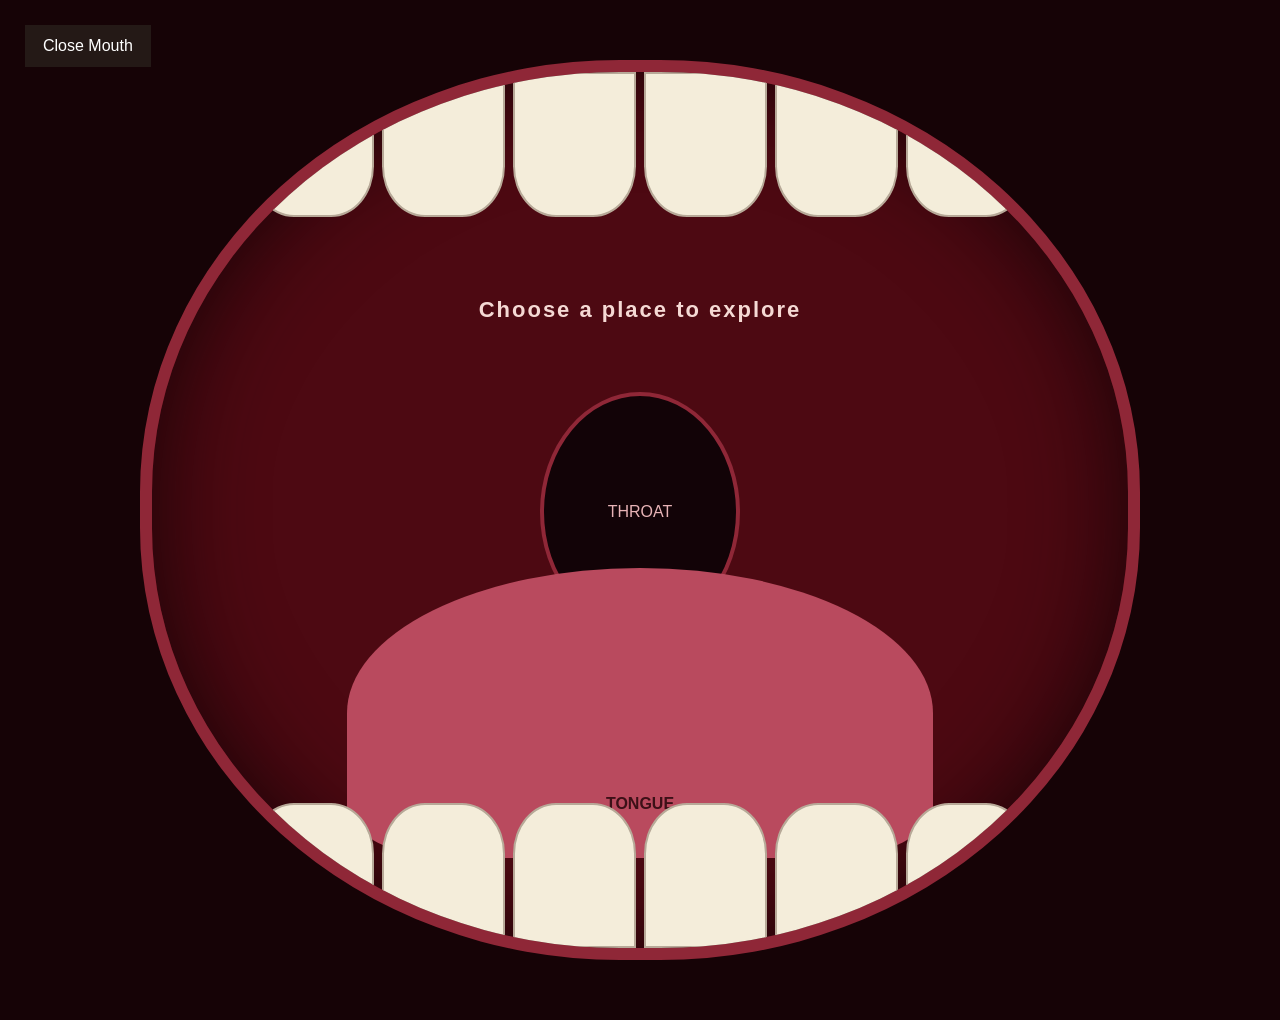
<file: position/mouth.html>
<!DOCTYPE html>
<html lang="en">
    <head>
        <meta charset="UTF-8">
        <meta name="viewport" content="width=device-width, initial-scale=1.0">
        <title>Inside the Mouth</title>
        <link rel="stylesheet" href="main.css">
    </head>

    <body class="mouth-page">
        <a class="corner-link" href="index.html">Close Mouth</a>

        <main class="mouth-cavity">
            <h1 class="mouth-title">Choose a place to explore</h1>

            <div class="teeth-row top-teeth">
                <a class="tooth" href="teeth.html" aria-label="Visit the teeth"></a>
                <a class="tooth" href="teeth.html" aria-label="Visit the teeth"></a>
                <a class="tooth" href="teeth.html" aria-label="Visit the teeth"></a>
                <a class="tooth" href="teeth.html" aria-label="Visit the teeth"></a>
                <a class="tooth" href="teeth.html" aria-label="Visit the teeth"></a>
                <a class="tooth" href="teeth.html" aria-label="Visit the teeth"></a>
            </div>

            <a class="throat-door" href="throat.html">THROAT</a>
            <a class="tongue-door" href="tongue.html">TONGUE</a>

            <div class="teeth-row bottom-teeth">
                <div class="tooth"></div>
                <div class="tooth"></div>
                <div class="tooth"></div>
                <div class="tooth"></div>
                <div class="tooth"></div>
                <div class="tooth"></div>
            </div>
        </main>
    </body>
</html>
</file>
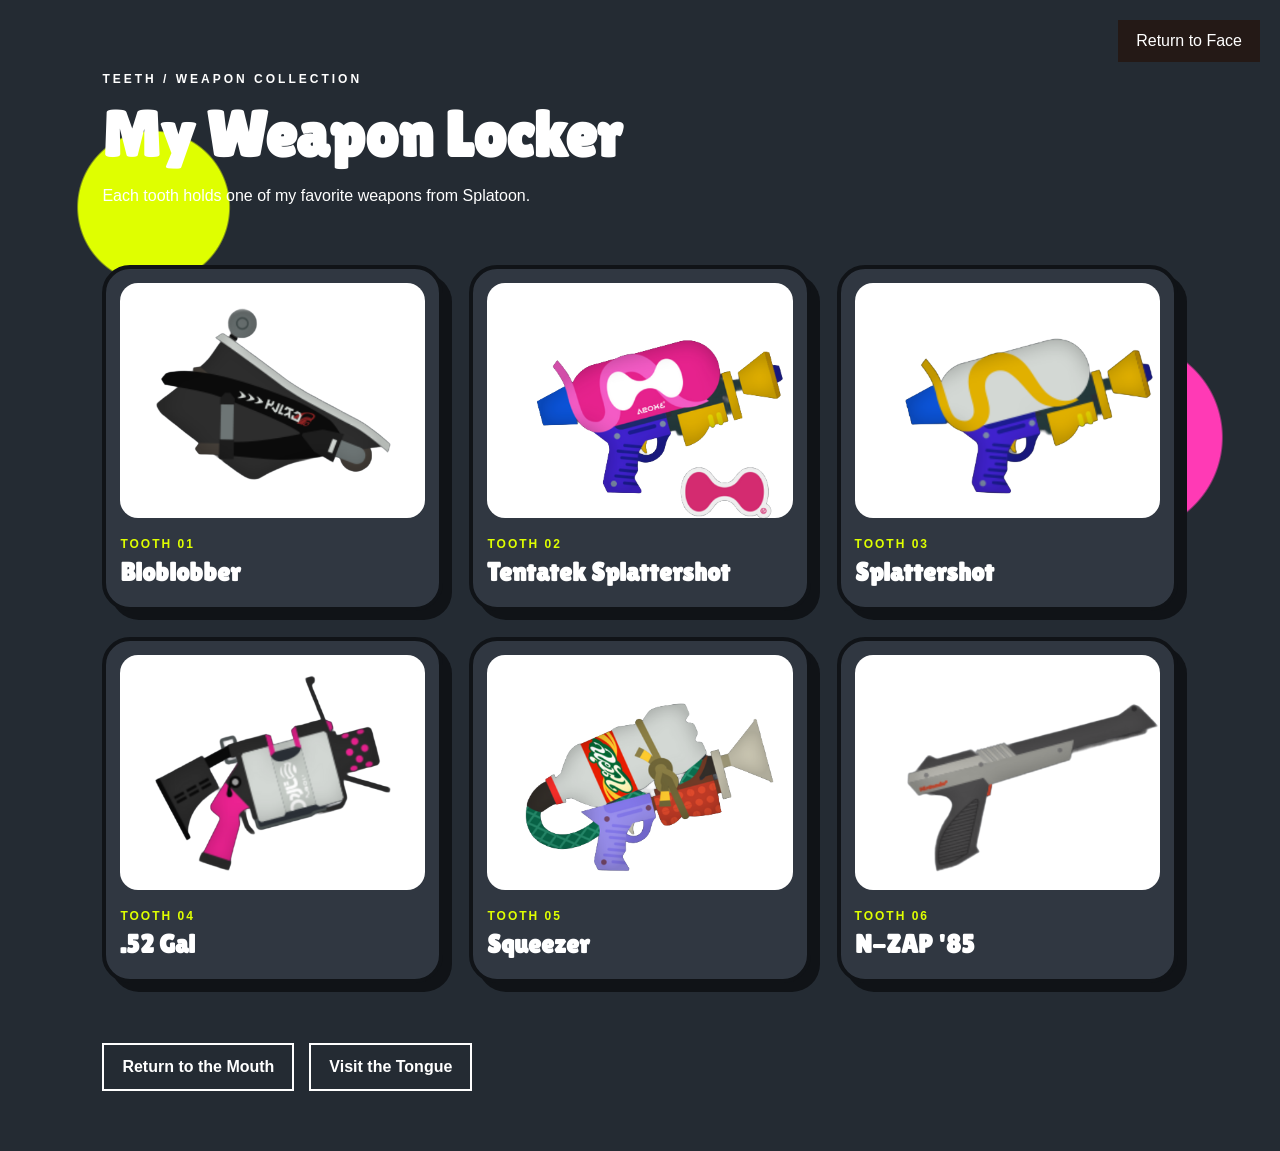
<file: position/teeth.html>
<!DOCTYPE html>
<html lang="en">
    <head>
        <meta charset="UTF-8">
        <meta name="viewport" content="width=device-width, initial-scale=1.0">
        <title>My Weapon Locker</title>
        <link rel="stylesheet" href="main.css">
    </head>

    <body class="room-page tooth-page">
        <a class="return-face" href="index.html">Return to Face</a>

        <header class="room-heading">
            <p class="room-number">TEETH / WEAPON COLLECTION</p>
            <h1>My Weapon Locker</h1>
            <p>Each tooth holds one of my favorite weapons from Splatoon.</p>
        </header>

        <main class="tooth-grid">
            <article class="weapon-card">
                <div class="weapon-frame">
                    <img class="weapon-image weapon-1" src="p/1.png" alt="Bloblobber">
                </div>
                <span>TOOTH 01</span>
                <h2>Bloblobber</h2>
            </article>

            <article class="weapon-card">
                <div class="weapon-frame">
                    <img class="weapon-image weapon-2" src="p/2.png" alt="Tentatek Splattershot">
                </div>
                <span>TOOTH 02</span>
                <h2>Tentatek Splattershot</h2>
            </article>

            <article class="weapon-card">
                <div class="weapon-frame">
                    <img class="weapon-image weapon-3" src="p/3.png" alt="Splattershot">
                </div>
                <span>TOOTH 03</span>
                <h2>Splattershot</h2>
            </article>

            <article class="weapon-card">
                <div class="weapon-frame">
                    <img class="weapon-image weapon-4" src="p/4.png" alt=".52 Gal">
                </div>
                <span>TOOTH 04</span>
                <h2>.52 Gal</h2>
            </article>

            <article class="weapon-card">
                <div class="weapon-frame">
                    <img class="weapon-image weapon-5" src="p/5.png" alt="Squeezer">
                </div>
                <span>TOOTH 05</span>
                <h2>Squeezer</h2>
            </article>

            <article class="weapon-card">
                <div class="weapon-frame">
                    <img class="weapon-image weapon-6" src="p/6.png" alt="N-ZAP '85">
                </div>
                <span>TOOTH 06</span>
                <h2>N-ZAP '85</h2>
            </article>
        </main>

        <nav class="room-nav">
            <a href="mouth.html">Return to the Mouth</a>
            <a href="tongue.html">Visit the Tongue</a>
        </nav>
    </body>
</html>
</file>
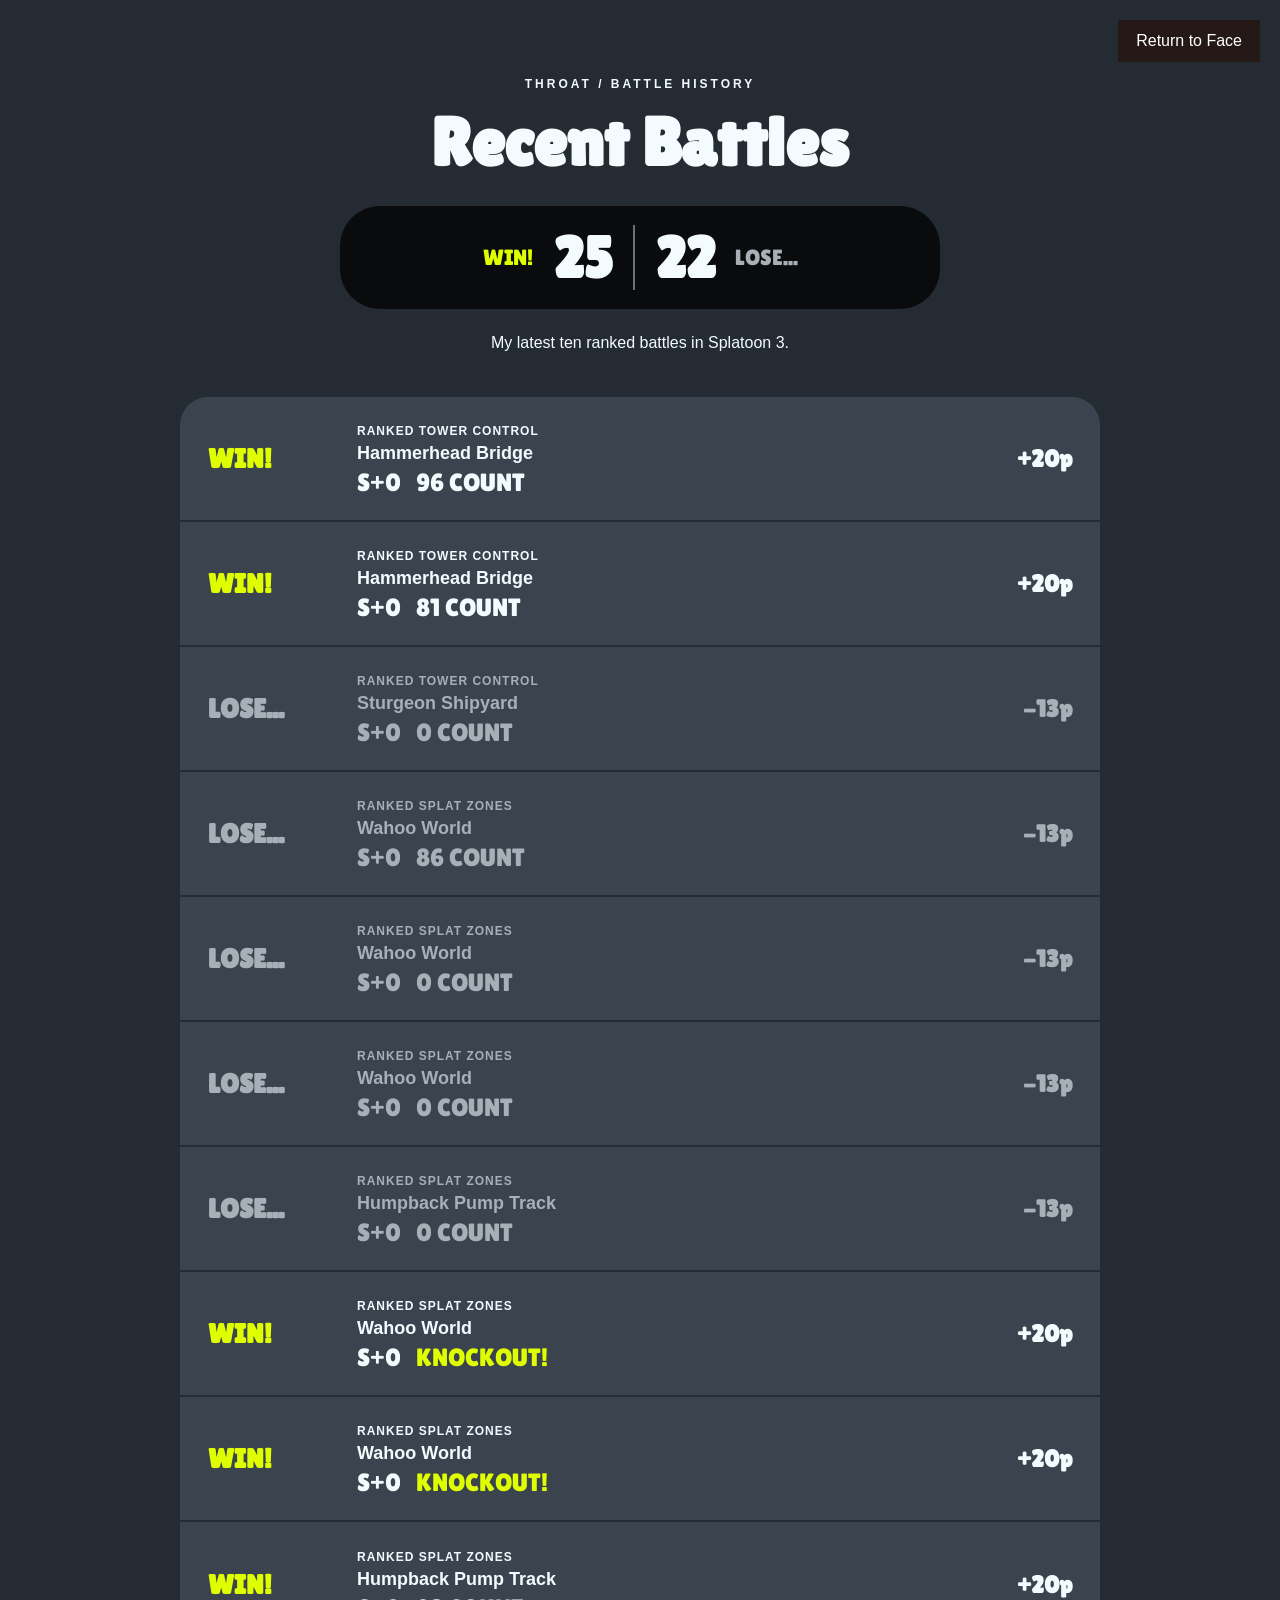
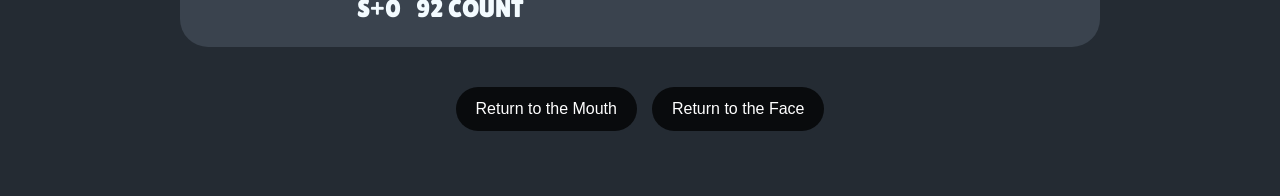
<file: position/throat.html>
<!DOCTYPE html>
<html lang="en">
    <head>
        <meta charset="UTF-8">
        <meta name="viewport" content="width=device-width, initial-scale=1.0">
        <title>Recent Battles</title>
        <link rel="stylesheet" href="main.css">
    </head>

    <body class="battle-page">
        <a class="return-face" href="index.html">Return to Face</a>

        <main class="battle-shell">
            <header class="battle-heading">
                <p class="room-number">THROAT / BATTLE HISTORY</p>
                <h1>Recent Battles</h1>

                <div class="battle-summary">
                    <span>WIN!</span>
                    <strong>25</strong>
                    <i></i>
                    <strong>22</strong>
                    <span class="lose-label">LOSE...</span>
                </div>

                <p>My latest ten ranked battles in Splatoon 3.</p>
            </header>

            <section class="battle-list">
                <article class="battle-row win">
                    <strong class="result">WIN!</strong>
                    <div class="battle-info">
                        <span>RANKED TOWER CONTROL</span>
                        <h2>Hammerhead Bridge</h2>
                        <p>S+0 &nbsp; 96 COUNT</p>
                    </div>
                    <strong class="points">+20p</strong>
                </article>

                <article class="battle-row win">
                    <strong class="result">WIN!</strong>
                    <div class="battle-info">
                        <span>RANKED TOWER CONTROL</span>
                        <h2>Hammerhead Bridge</h2>
                        <p>S+0 &nbsp; 81 COUNT</p>
                    </div>
                    <strong class="points">+20p</strong>
                </article>

                <article class="battle-row lose">
                    <strong class="result">LOSE...</strong>
                    <div class="battle-info">
                        <span>RANKED TOWER CONTROL</span>
                        <h2>Sturgeon Shipyard</h2>
                        <p>S+0 &nbsp; 0 COUNT</p>
                    </div>
                    <strong class="points">-13p</strong>
                </article>

                <article class="battle-row lose">
                    <strong class="result">LOSE...</strong>
                    <div class="battle-info">
                        <span>RANKED SPLAT ZONES</span>
                        <h2>Wahoo World</h2>
                        <p>S+0 &nbsp; 86 COUNT</p>
                    </div>
                    <strong class="points">-13p</strong>
                </article>

                <article class="battle-row lose">
                    <strong class="result">LOSE...</strong>
                    <div class="battle-info">
                        <span>RANKED SPLAT ZONES</span>
                        <h2>Wahoo World</h2>
                        <p>S+0 &nbsp; 0 COUNT</p>
                    </div>
                    <strong class="points">-13p</strong>
                </article>

                <article class="battle-row lose">
                    <strong class="result">LOSE...</strong>
                    <div class="battle-info">
                        <span>RANKED SPLAT ZONES</span>
                        <h2>Wahoo World</h2>
                        <p>S+0 &nbsp; 0 COUNT</p>
                    </div>
                    <strong class="points">-13p</strong>
                </article>

                <article class="battle-row lose">
                    <strong class="result">LOSE...</strong>
                    <div class="battle-info">
                        <span>RANKED SPLAT ZONES</span>
                        <h2>Humpback Pump Track</h2>
                        <p>S+0 &nbsp; 0 COUNT</p>
                    </div>
                    <strong class="points">-13p</strong>
                </article>

                <article class="battle-row win">
                    <strong class="result">WIN!</strong>
                    <div class="battle-info">
                        <span>RANKED SPLAT ZONES</span>
                        <h2>Wahoo World</h2>
                        <p>S+0 &nbsp; <em>KNOCKOUT!</em></p>
                    </div>
                    <strong class="points">+20p</strong>
                </article>

                <article class="battle-row win">
                    <strong class="result">WIN!</strong>
                    <div class="battle-info">
                        <span>RANKED SPLAT ZONES</span>
                        <h2>Wahoo World</h2>
                        <p>S+0 &nbsp; <em>KNOCKOUT!</em></p>
                    </div>
                    <strong class="points">+20p</strong>
                </article>

                <article class="battle-row win">
                    <strong class="result">WIN!</strong>
                    <div class="battle-info">
                        <span>RANKED SPLAT ZONES</span>
                        <h2>Humpback Pump Track</h2>
                        <p>S+0 &nbsp; 92 COUNT</p>
                    </div>
                    <strong class="points">+20p</strong>
                </article>
            </section>

            <nav class="battle-nav">
                <a href="mouth.html">Return to the Mouth</a>
                <a href="index.html">Return to the Face</a>
            </nav>
        </main>
    </body>
</html>
</file>
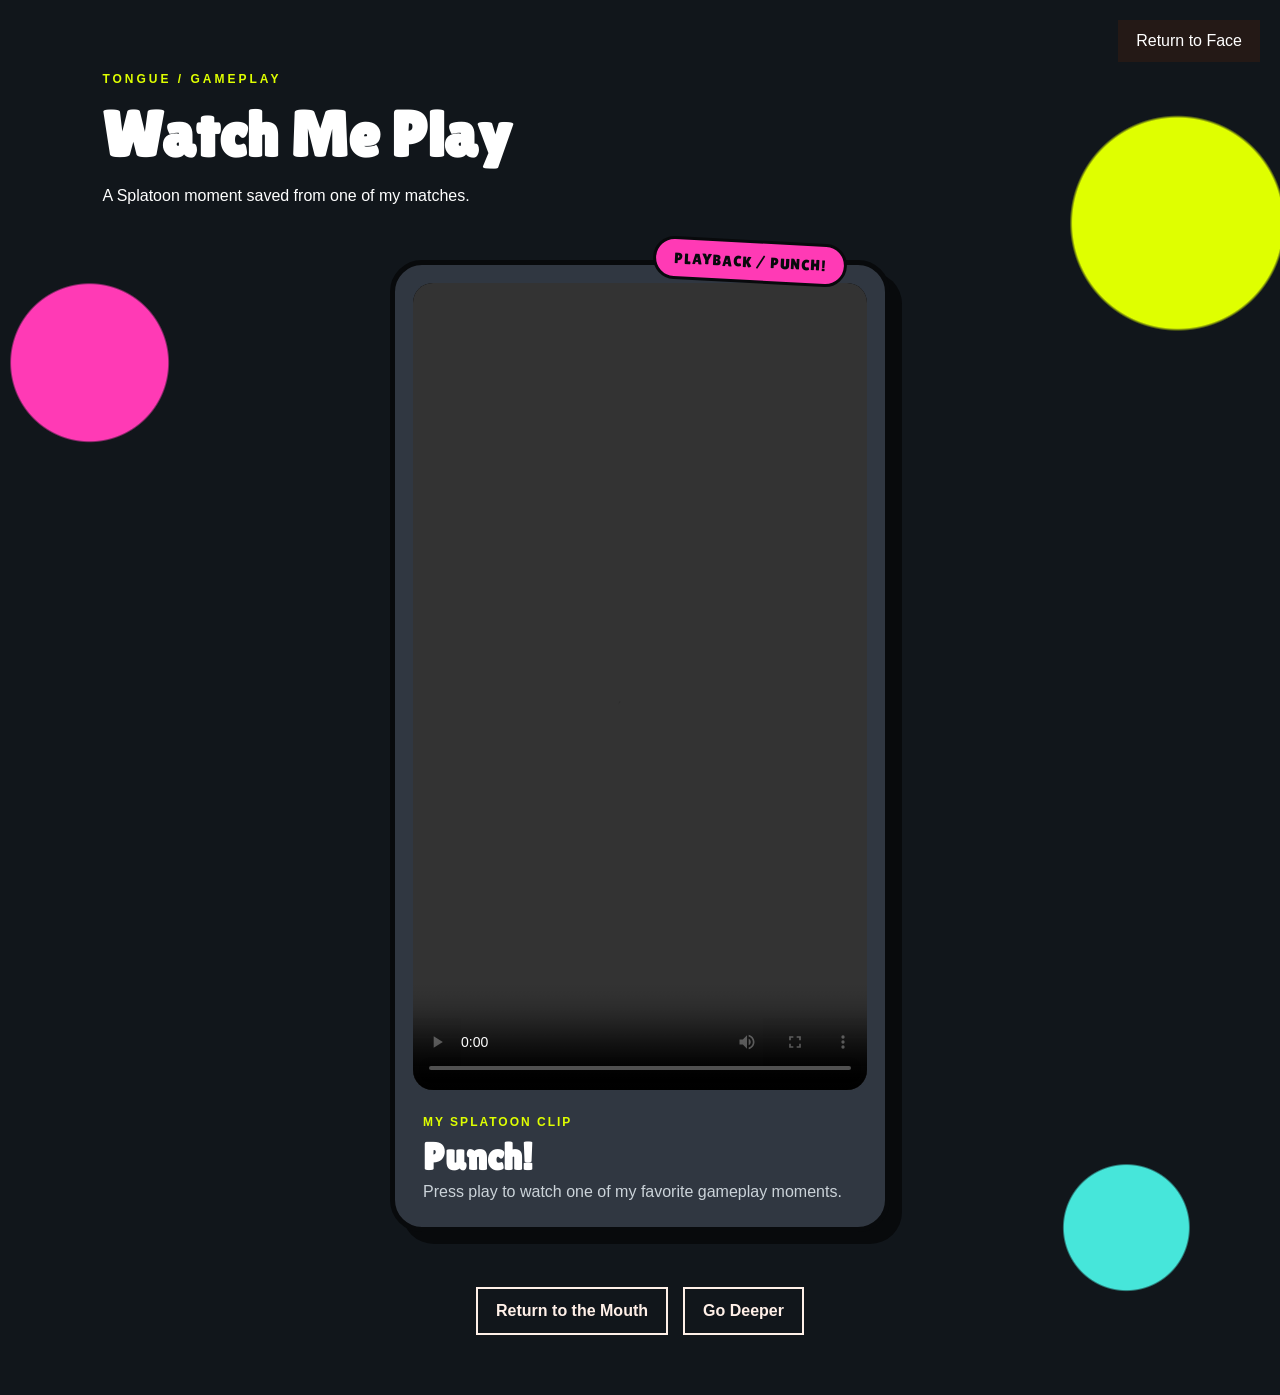
<file: position/tongue.html>
<!DOCTYPE html>
<html lang="en">
    <head>
        <meta charset="UTF-8">
        <meta name="viewport" content="width=device-width, initial-scale=1.0">
        <title>Gameplay Clip</title>
        <link rel="stylesheet" href="main.css">
    </head>

    
    <body class="room-page tongue-page">
        <a class="return-face" href="index.html">Return to Face</a>

        <header class="room-heading light-heading">
            <p class="room-number">TONGUE / GAMEPLAY</p>
            <h1>Watch Me Play</h1>
            <p>A Splatoon moment saved from one of my matches.</p>
        </header>

       
        <main class="gameplay-stage">
           
            <div class="video-shell">
                <div class="video-label">PLAYBACK / PUNCH!</div>
                <video class="gameplay-video" controls playsinline preload="metadata">
                    <source src="punch！.MP4" type="video/mp4">
                    Your browser does not support this video.
                </video>
               
                <div class="clip-caption">
                    <span>MY SPLATOON CLIP</span>
                    <h2>Punch!</h2>
                    <p>Press play to watch one of my favorite gameplay moments.</p>
                </div>
            
            </div>
        
        </main>

        <nav class="room-nav light-nav">
            <a href="mouth.html">Return to the Mouth</a>
            <a href="throat.html">Go Deeper</a>
        
        </nav>
    </body>
</html>
</file>
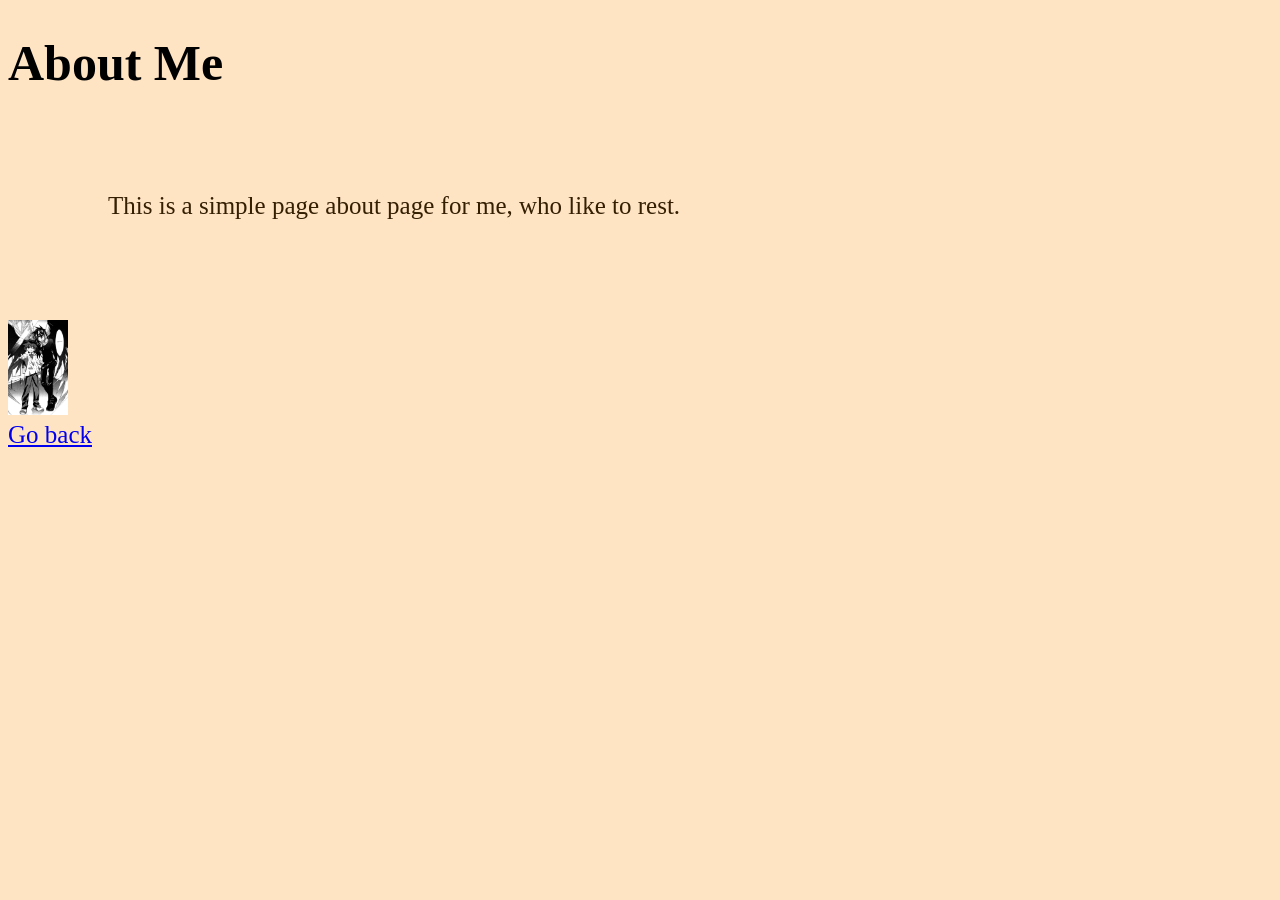
<file: first-website/pages/about.html>
<!DOCTYPE html>
<html>

<head>
    <title>About me</title>
    <link rel="stylesheet" href="../assets/main.css"
</head>

<body>
    <h1>About Me</h1>
    <p>This is a simple page about page for me, who like to rest.</p>
    
    <img src="../assets/boys.jpg"
    width="60">
    
    <br>
    <a href="../index.html">Go back</a>
</body>

</html>

<!-- 这竟然是这样添加备注的 太奇怪了-->
</file>
<file: homepage.css>
body{
    background-color: rgba(16, 131, 131, 0.352);
}
</file>
<file: animation/main.css>
/* ===== 1. 网页的基础设置 ===== */

/* 所有元素：宽度和高度包含内边距 padding、边框 border，方便计算大小。 */
* {
    box-sizing: border-box;
}

/* 网页默认的淡紫色背景、字体；margin: 0 去掉浏览器默认的四周空白。 */
body {
    background: #cec4eb;
    font-family: Arial, Helvetica, sans-serif;
    margin: 0;
}

/* 图片最多占父元素的全部宽度，避免图片超出所在的盒子。 */
img {
    max-width: 100%;
}

/* 屏保的整个舞台：宽度占满页面，高度为一整屏（100vh）。
   position: relative 让里面绝对定位的元素以这个舞台作为位置参照。
   overflow: hidden 隐藏超出舞台的部分，例如还没掉进来的鱼、蛋的下半边。
   z-index 控制前后层次：数值较大的层通常盖在较小的层上。
   color 是默认文字颜色，没有单独指定颜色的子元素会继承它。 */
.screensaver {
    background: #cec4eb;
    color: #514564;
    height: 100vh;
    overflow: hidden;
    position: relative;
    width: 100%;
    z-index: 0;
    /* 调用下方的背景变色动作：一轮 18 秒，缓慢开始和结束，先等 3 秒，无限循环。
       3 秒只在动画第一次开始前等待，不是每轮都停 3 秒。 */
    animation: background-colors 18s ease-in-out 3s infinite;
}

/* ===== 2. 标题与文字 ===== */

/* 标题整组的位置：离舞台左边 7%、顶部 12%，放在背景图案的前面。 */
.title {
    left: 7%;
    position: absolute;
    top: 12%;
    z-index: 2;
}

/* 标题上面的小字：等宽字体，字号 11px，增加字间距，下面留出 20px。 */
.eyebrow {
    font-family: monospace;
    font-size: 11px;
    letter-spacing: 2px;
    margin: 0 0 20px;
}

/* 主标题：大号粗体，缩小字间距与行距。
   rotate(-4deg) 让标题固定倾斜 4 度；它不是来回转动的动画。 */
h1 {
    font-size: 120px;
    font-weight: 900;
    letter-spacing: -6px;
    line-height: 0.9;
    margin: 0;
    transform: rotate(-4deg);
}

/* 单独设置 Hiring! 这一行的颜色，并调用与背景同步的文字变色动作。 */
h1 span {
    color: #75618d;
    animation: title-colors 18s ease-in-out 3s infinite;
}
/* 主标题下面的介绍文字：字号 14px，上方留出 34px。 */
.description { font-size: 14px; margin-top: 34px; }

/* ===== 3. 背景圆圈、小点、金蛋与海面 ===== */

/* 两个空心圆的共同样式：只有边框，没有填色。
   宽高相同，再加 border-radius: 50%，就能把方框变成圆圈。
   圆圈不会自己移动；这里只让边框跟着背景换颜色。 */
.sky-ring {
    border: 1px solid #a699c7;
    border-radius: 50%;
    position: absolute;
    z-index: 0;
    animation: ring-colors 18s ease-in-out 3s infinite;
}

/* 第一个圆：1vw 是浏览器窗口宽度的 1%；宽高都用 46vw，所以缩放时仍是圆。
   right、top 的负数把一部分圆移到画面外，只露出部分圆弧。 */
.ring-one { width: 46vw; height: 46vw; right: -8%; top: -19vw; }
/* 第二个圆：大小为窗口宽度的 52%，放在画面下方。 */
.ring-two { width: 52vw; height: 52vw; left: 26%; bottom: -15vw; }

/* 实心小点：12px 的正方形加 50% 圆角，再填上背景色。
   这里的小点大小是固定像素，不是随着屏幕等比例缩放；只有位置按百分比变化。 */
.sky-dot {
    background: #b6a7d7;
    border-radius: 50%;
    height: 12px;
    position: absolute;
    width: 12px;
    z-index: 0;
    animation: dot-colors 18s ease-in-out 3s infinite;
}

/* 第一个点的位置：离舞台左边 72%、顶部 25%。 */
.dot-one { left: 72%; top: 25%; }
/* 第二个点的位置，以及覆盖共同样式，把直径改小到 7px。 */
.dot-two { left: 58%; top: 49%; width: 7px; height: 7px; }

/* 金蛋太阳：使用已经画好的整张 PNG，鱼骨头也在这张图片里，不在这里用 CSS 画。
   width: 78% 按舞台宽度缩放，但最多 1000px；height: auto 保持图片原比例。
   bottom: 8% 先让图片底边对齐海面，再用 translateY(50%) 下移图片自身高度的一半。
   海面盖住下半部分，舞台也会裁掉画面外的部分，形成半颗蛋从海面升起的效果。
   这里的 translateY 是固定摆放，不是升起动画。 */
.golden-egg {
    bottom: 8%;
    height: auto;
    max-width: 1000px;
    position: absolute;
    right: -7%;
    transform: translateY(50%);
    width: 78%;
    z-index: 0;
}

/* 底部海面：高为舞台的 8%，宽度占满舞台，放在金蛋前面。
   上边框画出海平线；背景色和线条颜色一起随 sea-colors 动作变化。 */
.ground {
    background: #b9aad9;
    border-top: 1px solid #a699c7;
    bottom: 0;
    height: 8%;
    position: absolute;
    width: 100%;
    z-index: 1;
    animation: sea-colors 18s ease-in-out 3s infinite;
}

/* 页脚的两段小字：用 flex 横向排列。
   space-between 把两段字分别推到左右两端；z-index: 4 让文字在鱼的前面。 */
.caption {
    bottom: 19px;
    display: flex;
    font-family: monospace;
    font-size: 10px;
    justify-content: space-between;
    left: 4%;
    letter-spacing: 1px;
    position: absolute;
    width: 92%;
    z-index: 4;
}

/* ===== 4. 给每一层安排动画（这里是调用动作，下方 @keyframes 才是定义动作） ===== */

/* 每条鱼最外面的“移动轨道”：负责横向左右移动，并设置鱼的整体大小。
   宽度是舞台的 12%，最多 166px；底部位置与海面顶部对齐。
   travel：左右走完一轮 22 秒；linear 表示横向匀速；infinite 表示不停重复。
   注意 -3s 是负延迟：一开始就显示动画已经走了 3 秒的状态，不是等待 3 秒。
   第一条鱼直接使用这些默认值，后面的鱼再分别调整。 */
.fish-track {
    bottom: 8%;
    left: 0;
    max-width: 166px;
    position: absolute;
    width: 12%;
    z-index: 3;
    animation: travel 22s linear -3s infinite;
}

/* 掉落层与弹跳层都跟外层一样宽。
   把横移、掉落、弹跳、翻面分给不同层，避免同一元素的 transform 动画互相覆盖。 */
.fall, .hop { position: relative; width: 100%; }
/* 调用 fall 掉落动作：用 1.2 秒从屏幕外落下，ease-in 让速度逐渐加快。
   没写 infinite，所以只掉落一次。
   both 表示：等待期间保持第一帧的位置，结束后保持最后一帧的位置。 */
.fall { animation: fall 1.2s ease-in both; }
/* 调用 hop 弹跳动作：先等 1.2 秒，让掉落结束，再每 2 秒跳一次，无限循环。
   后面每条鱼的等待时间都等于“它的掉落延迟 + 1.2 秒”。 */
.hop { animation: hop 2s ease-out 1.2s infinite; }

/* 鱼的图片层：PNG 占满所在盒子，保持比例；display: block 去掉图片下方常见的行内空隙。
   turn 负责左右翻面，时长和负延迟与外层 travel 相同，保证到边缘时一起换方向。
   step-end 让翻面瞬间发生，而不是慢慢压扁再翻过去。 */
.fish-image {
    display: block;
    height: auto;
    width: 100%;
    animation: turn 22s step-end -3s infinite;
}

/* ===== 5. 八条鱼的差异：改大小、速度和出场时间，不需要写八套新动画 =====
   animation-duration 是一轮时长；animation-delay 是开始时间偏移。
   .fish-two .hop 这样的写法表示：只选择第二条鱼里面的弹跳层。
   每组第一行管大小和横移；第二行管出场；第三行管弹跳；第四行管翻面。 */

/* 第二条鱼：较小，19 秒横移一轮；0.35 秒后掉落，1.55 秒后开始低跳。 */
.fish-two { width: 8%; max-width: 110px; animation-duration: 19s; animation-delay: -7s; }
.fish-two .fall { animation-delay: 0.35s; }
.fish-two .hop { animation-name: hop-low; animation-duration: 1.5s; animation-delay: 1.55s; }
.fish-two .fish-image { animation-duration: 19s; animation-delay: -7s; }

/* 第三条鱼：27 秒横移一轮；0.7 秒后掉落，1.9 秒后开始高跳。 */
.fish-three { width: 9.5%; max-width: 130px; animation-duration: 27s; animation-delay: -18s; }
.fish-three .fall { animation-delay: 0.7s; }
.fish-three .hop { animation-name: hop-high; animation-duration: 1.8s; animation-delay: 1.9s; }
.fish-three .fish-image { animation-duration: 27s; animation-delay: -18s; }

/* 第四条鱼：更小，17 秒横移一轮；1.1 秒后掉落，2.3 秒后开始低跳。 */
.fish-four { width: 7%; max-width: 96px; animation-duration: 17s; animation-delay: -10s; }
.fish-four .fall { animation-delay: 1.1s; }
.fish-four .hop { animation-name: hop-low; animation-duration: 1.35s; animation-delay: 2.3s; }
.fish-four .fish-image { animation-duration: 17s; animation-delay: -10s; }

/* 第五条鱼：较大，25 秒横移一轮；1.65 秒后掉落，2.85 秒后开始普通高度的弹跳。 */
.fish-five { width: 11%; max-width: 150px; animation-duration: 25s; animation-delay: -1s; }
.fish-five .fall { animation-delay: 1.65s; }
.fish-five .hop { animation-duration: 2.2s; animation-delay: 2.85s; }
.fish-five .fish-image { animation-duration: 25s; animation-delay: -1s; }

/* 第六条鱼：21 秒横移一轮；2.2 秒后掉落，3.4 秒后开始普通高度的弹跳。 */
.fish-six { width: 9%; max-width: 120px; animation-duration: 21s; animation-delay: -17s; }
.fish-six .fall { animation-delay: 2.2s; }
.fish-six .hop { animation-duration: 1.7s; animation-delay: 3.4s; }
.fish-six .fish-image { animation-duration: 21s; animation-delay: -17s; }

/* 第七条鱼：最小，16 秒横移一轮；3 秒后掉落，4.2 秒后开始低跳。 */
.fish-seven { width: 6.5%; max-width: 86px; animation-duration: 16s; animation-delay: -4s; }
.fish-seven .fall { animation-delay: 3s; }
.fish-seven .hop { animation-name: hop-low; animation-duration: 1.4s; animation-delay: 4.2s; }
.fish-seven .fish-image { animation-duration: 16s; animation-delay: -4s; }

/* 第八条鱼：29 秒横移一轮；4 秒后掉落，5.2 秒后开始高跳。
   各条鱼的参数不同，但都是事先写好的数值，并不是每次随机生成。 */
.fish-eight { width: 10.5%; max-width: 140px; animation-duration: 29s; animation-delay: -12s; }
.fish-eight .fall { animation-delay: 4s; }
.fish-eight .hop { animation-name: hop-high; animation-duration: 1.95s; animation-delay: 5.2s; }
.fish-eight .fish-image { animation-duration: 29s; animation-delay: -12s; }

/* ===== 6. 定义鱼的动作：@keyframes 记录动画各个时刻的样子 ===== */

/* 这里定义 fall（掉落动作），再由上面的 .fall 调用。
   from 是起点：向上移 120 个 vh，也就是窗口高度的 1.2 倍，先藏在屏幕上方。
   to 是终点：竖直位移归零，回到外层轨道设定的海面位置。
   translateY 的负数向上、正数向下。 */
@keyframes fall {
    from { transform: translateY(-120vh); }
    to { transform: translateY(0); }
}

/* 这里定义 travel（左右往返动作）：0% 在左边，50% 在右边，100% 回到左边。
   关键帧中的百分比表示一轮动画的进度，不是屏幕大小。
   left: 100% 按舞台宽度计算，会让鱼的左边到达舞台右边；
   所以再用 translateX(-100%) 向左挪回鱼自身的全部宽度，让整条鱼留在画面内。
   这是预设的往返路线，并没有程序检测鱼撞到边缘。 */
@keyframes travel {
    0%, 100% { left: 0; transform: translateX(0); }
    50% { left: 100%; transform: translateX(-100%); }
}

/* 这里定义 turn（翻面动作）：scaleX(1) 保持原图，scaleX(-1) 左右镜像。
   走到一半时翻面，下一轮开始时再翻回来，与 travel 的换向时间一致。 */
@keyframes turn {
    0%, 100% { transform: scaleX(1); }
    50% { transform: scaleX(-1); }
}

/* 这里定义 hop（普通弹跳）：0% 在底部，50% 到最高处，100% 回到底部。
   -36vh 表示向上移动窗口高度的 36%，窗口变矮，跳的高度也会变小。
   上升这段用 ease-out，逐渐减速；下降这段用 ease-in，逐渐加速，像在受重力影响。
   它与横移动作同时播放，就形成一边往旁边走、一边上下弹跳的效果。 */
@keyframes hop {
    0% { transform: translateY(0); animation-timing-function: ease-out; }
    50% { transform: translateY(-36vh); animation-timing-function: ease-in; }
    100% { transform: translateY(0); }
}

/* 低跳版本：路线不变，只把最高点改成向上 24vh。 */
@keyframes hop-low {
    0% { transform: translateY(0); animation-timing-function: ease-out; }
    50% { transform: translateY(-24vh); animation-timing-function: ease-in; }
    100% { transform: translateY(0); }
}

/* 高跳版本：最高点是向上 44vh。 */
@keyframes hop-high {
    0% { transform: translateY(0); animation-timing-function: ease-out; }
    50% { transform: translateY(-44vh); animation-timing-function: ease-in; }
    100% { transform: translateY(0); }
}

/* ===== 7. 定义自动变色动作 =====
   所有变色动作都在上面用相同的 18 秒时长、3 秒延迟调用，所以能同步变化。
   浏览器会算出两个颜色之间的中间色，形成缓慢渐变；不是把整页透明度调低。
   0% 是淡紫色主题，33% 是黑色主题，66% 是咖啡色主题，100% 回到淡紫色。
   这里不需要按钮、JavaScript，也没有使用 transition 来完成自动循环。 */

/* 整个舞台的背景色，以及没有单独指定颜色的文字，一起变化。 */
@keyframes background-colors {
    0%, 100% { background-color: #cec4eb; color: #514564; }
    33% { background-color: #151419; color: #ede8f3; }
    66% { background-color: #2c1c17; color: #f5e9d6; }
}

/* Hiring! 这一行有自己的颜色，因此单独定义文字变色，让它与背景协调。 */
@keyframes title-colors {
    0%, 100% { color: #75618d; }
    33% { color: #c4b3db; }
    66% { color: #dac1a4; }
}

/* 海面的填色和海平线的边框颜色一起变化。 */
@keyframes sea-colors {
    0%, 100% { background-color: #b9aad9; border-color: #a699c7; }
    33% { background-color: #231e2b; border-color: #37303e; }
    66% { background-color: #3c2821; border-color: #634940; }
}

/* 空心圆只改变边框颜色，不改变大小和位置。 */
@keyframes ring-colors {
    0%, 100% { border-color: #a699c7; }
    33% { border-color: #37303e; }
    66% { border-color: #634940; }
}

/* 实心小点只改变填充颜色。PNG 金蛋和小鱼本身不参与这些变色动作。 */
@keyframes dot-colors {
    0%, 100% { background-color: #b6a7d7; }
    33% { background-color: #655673; }
    66% { background-color: #957255; }
}

/* ===== 8. 响应式：用老师讲过的 max-width 媒体查询，根据窗口宽度改样式 ===== */

/* 窗口宽度小于或等于 900px 时，使用这组平板样式。
   max-width 在 @media 里表示“窗口宽度上限”，与图片的 max-width 属性用途不同。
   前面仍生效的样式会保留，下面只覆盖需要调整的部分。 */
@media screen and (max-width: 900px) {
    /* 缩小主标题与字间距，避免文字太挤。 */
    h1 { font-size: 90px; letter-spacing: -4px; }
    /* 调高鱼占舞台宽度的比例，让窄屏里的鱼仍然看得清；原来的最大宽度限制保留。 */
    .fish-track { width: 18%; }
    /* 这三条小鱼使用更小的比例，保留大小差异。 */
    .fish-two, .fish-four, .fish-seven { width: 14%; }
    /* 金蛋相对舞台放大一点，再向右挪，让它保持在画面右下方。 */
    .golden-egg { width: 100%; right: -20%; }
}

/* 窗口宽度小于或等于 600px 时，使用这组手机样式。
   这时也满足上面的 900px 条件；同样的选择器、同样的属性，以后写的设置为准。 */
@media screen and (max-width: 600px) {
    /* 调整标题整组的位置。 */
    .title { left: 8%; top: 15%; }
    /* 再缩小主标题、上面的小字和下面的说明文字。 */
    h1 { font-size: 64px; letter-spacing: -3px; }
    .eyebrow { font-size: 9px; letter-spacing: 1px; }
    .description { font-size: 12px; }
    /* 普通鱼占舞台宽度的 24%，三条小鱼占 18%。
       比例增加不代表实际像素一定更大，因为手机窗口本身更窄。 */
    .fish-track { width: 24%; }
    .fish-two, .fish-four, .fish-seven { width: 18%; }
    /* 金蛋比舞台还宽；取消最大宽度限制，再把它的一部分移出画面，保留巨大太阳的感觉。 */
    .golden-egg { width: 140%; max-width: none; right: -43%; }
    /* 缩小页脚文字，并调整底部距离。 */
    .caption { font-size: 8px; bottom: 16px; letter-spacing: 0; }
}

/* ===== 9. 可访问性补充：照顾不适合看持续动画的人 ===== */

/* 如果设备设置中开启了“减少动态效果”，这里就关闭动画，显示静态画面。
   这是读取系统偏好，不是根据窗口大小，也不是网页上的停止按钮。 */
@media (prefers-reduced-motion: reduce) {
    /* 关闭舞台里面所有元素的动画，也关闭舞台自身的自动变色。 */
    .screensaver * { animation: none; }
    .screensaver { animation: none; }
    /* 给前五条鱼安排固定位置，避免关闭动画后都堆在左下角。 */
    .fish-one { left: 5%; }
    .fish-two { left: 27%; bottom: 30%; }
    .fish-three { left: 55%; bottom: 50%; }
    .fish-four { left: 70%; }
    .fish-five { left: 35%; bottom: 12%; }
    /* 隐藏后三条鱼，让静态画面不那么拥挤。 */
    .fish-six, .fish-seven, .fish-eight { display: none; }
}
</file>
<file: Box_Model/main.css>
img {
  max-width: 100%;
}

.block {
  background: lightblue;
  margin: 10px;
  padding: 10px;
  width: 100px;
  height: 100px;
}

.inline {
  background: lightgreen;
  /* margin, padding, width,
  and height work
  inconsistently on inline
  elements and should probably
  be avoided */
}

/* inline-block combines the
qualities of block and inline,
allowing to apply margin,
padding, width, and height to
inline elements */

.inline-block {
  background: lightgrey;
  display: inline-block;
  margin: 20px;
  padding: 20px;
  width: 100px;
  height: 100px;
}

.content-box {
  background: lightsteelblue;
  width: 200px;
  height: 200px;
  padding: 50px;
  border: 10px solid blue;
  margin: 10px;
}
</file>
<file: part1/main.css>
* {
    box-sizing: border-box;
}

body {
    background-color: rgb(0, 0, 0);
    background-image:
        linear-gradient(rgba(0, 0, 0, 0.72), rgba(0, 0, 0, 0.9)),
        url("background.jpg");
    background-size: cover;
    background-position: center;
    background-attachment: fixed;
    color: rgb(255, 255, 255);
    font-family: Arial, Helvetica, sans-serif;
    margin: 0;
    min-height: 100vh;
}

h1 {
    color: white;
    font-family: Impact, Arial, sans-serif;
    font-size: 130px;
    letter-spacing: 5px;
    text-align: center;
    text-shadow: 0 8px 25px black;
    text-transform: uppercase;
    margin: 70px 20px 40px 20px;
}

h2 {
    background-color: rgba(18, 20, 19, 0.76);
    color: white;
    border: 1px solid rgba(255, 255, 255, 0.35);
    border-left: 6px solid white;
    padding: 14px 24px;
    text-align: left;
    width: fit-content;
    margin: 55px auto 25px auto;
    letter-spacing: 2px;
    text-transform: uppercase;
    box-shadow: 0 12px 30px rgba(0, 0, 0, 0.55);
    backdrop-filter: blur(7px);
}

p {
    font-size: 18px;
    line-height: 1.7;
}

body > p,
body > ul,
body > ol,
body > details {
    background-color: rgba(16, 18, 17, 0.72);
    border: 1px solid rgba(255, 255, 255, 0.22);
    box-shadow: 0 15px 35px rgba(0, 0, 0, 0.55);
    backdrop-filter: blur(7px);
    width: 80%;
    max-width: 900px;
    margin: 25px auto 70px auto;
    padding: 30px;
}

body > ul {
    font-size: 18px;
    line-height: 2;
    list-style-position: inside;
}

body > ol {
    font-size: 20px;
    list-style: none;
}

ol li {
    border-bottom: 1px solid rgba(255, 255, 255, 0.22);
    margin-bottom: 30px;
    padding-bottom: 30px;
}

ol li:last-child {
    border-bottom: none;
    margin-bottom: 0;
    padding-bottom: 0;
}

ol li details {
    display: block;
}

details {
    color: white;
}

summary {
    cursor: pointer;
    font-weight: bold;
    letter-spacing: 1px;
}

details p {
    background-color: transparent;
    border: none;
    box-shadow: none;
    margin: 20px 0 0 0;
    padding: 0;
}

ol summary {
    background-color: rgba(30, 33, 31, 0.78);
    border: 1px solid rgba(255, 255, 255, 0.3);
    font-size: 20px;
    list-style: none;
    width: fit-content;
    margin: 0 auto;
    padding: 9px 18px;
    text-align: center;
}

ol summary::-webkit-details-marker {
    display: none;
}

img {
    display: block;
    max-width: 90%;
    height: auto;
    margin: 30px auto;
    border: 1px solid rgba(255, 255, 255, 0.35);
    box-shadow: 0 15px 35px rgba(0, 0, 0, 0.7);
}

a {
    color: rgb(255, 255, 255);
    text-decoration-color: rgba(255, 255, 255, 0.55);
}

a:hover {
    color: rgb(190, 210, 190);
}

.ui-gallery {
    margin: 70px 0;
}

.ui-intro {
    background-color: rgba(16, 18, 17, 0.72);
    border: 1px solid rgba(255, 255, 255, 0.22);
    box-shadow: 0 15px 35px rgba(0, 0, 0, 0.55);
    backdrop-filter: blur(7px);
    width: 80%;
    max-width: 900px;
    margin: 25px auto 50px auto;
    padding: 30px;
    text-align: center;
}

.ui-card {
    background-color: rgba(16, 18, 17, 0.78);
    border: 1px solid rgba(255, 255, 255, 0.25);
    box-shadow: 0 15px 35px rgba(0, 0, 0, 0.65);
    backdrop-filter: blur(7px);
    width: 80%;
    max-width: 1000px;
    margin: 40px auto;
    padding: 25px;
    text-align: center;
}

.ui-card img {
    width: 100%;
    max-width: 100%;
    margin: 0 auto 25px auto;
}

.ui-card h3 {
    font-size: 24px;
    letter-spacing: 2px;
    text-transform: uppercase;
    margin: 10px 0;
}

.ui-card p {
    max-width: 760px;
    margin: 15px auto 5px auto;
}

@media (max-width: 700px) {
    h1 {
        font-size: 70px;
    }

    body > p,
    body > ul,
    body > ol,
    body > details {
        width: 90%;
        padding: 22px;
    }

    .ui-intro,
    .ui-card {
        width: 90%;
        padding: 18px;
    }
}
</file>
<file: position/main.css>
@import url('https://fonts.googleapis.com/css2?family=Lilita+One&display=swap');

* {
    box-sizing: border-box;
}

html {
    scroll-behavior: smooth;
}

body {
    margin: 0;
    font-family: Arial, Helvetica, sans-serif;
}

a {
    color: inherit;
}

.face-page {
    background: #f5f4ed;
    color: #202127;
    min-height: 100vh;
    padding: 75px 24px 40px;
}

.intro {
    text-align: center;
    margin-bottom: 15px;
}

.intro h1 {
    font-size: 44px;
    margin: 5px 0;
}

.small-title,
.room-number {
    font-size: 12px;
    font-weight: bold;
    letter-spacing: 3px;
}

.face-stage {
    display: flex;
    flex-direction: column;
    align-items: center;
}

.squid {
    aspect-ratio: 4 / 5;
    display: block;
    position: relative;
    width: min(680px, 100%);
    transition: transform 0.25s;
}

.squid:hover {
    transform: translateY(-8px) rotate(-1deg);
}

.squid:focus-visible {
    outline: 4px dashed #ff3ab5;
    outline-offset: 6px;
    border-radius: 35%;
}

.squid-crown {
    background: #e9e329;
    clip-path: polygon(50% 0%, 55% 2%, 62% 8%, 70% 16%, 78% 26%, 85% 37%, 91% 49%, 96% 62%, 99% 75%, 100% 83%, 99% 89%, 96% 92%, 82% 95%, 75% 100%, 25% 100%, 18% 95%, 4% 92%, 1% 89%, 0% 83%, 1% 75%, 4% 62%, 9% 49%, 15% 37%, 22% 26%, 30% 16%, 38% 8%, 45% 2%);
    height: 45%;
    left: 8%;
    position: absolute;
    top: 2%;
    width: 84%;
    z-index: 2;
}

.squid-body {
    background: #e9e329;
    border-radius: 28% 28% 24% 24%;
    height: 29%;
    left: 27%;
    position: absolute;
    top: 34%;
    width: 46%;
    z-index: 2;
}

.squid-fringe {
    display: flex;
    height: 12%;
    left: 25%;
    position: absolute;
    top: 55%;
    width: 50%;
    z-index: 3;
}

.squid-fringe div {
    background: #e9e329;
    border-radius: 15% 15% 48% 48%;
    flex: 1;
    transform: rotate(-7deg);
}

.squid-fringe div:nth-child(2),
.squid-fringe div:nth-child(3) {
    height: 88%;
}

.squid-fringe div:nth-child(3),
.squid-fringe div:nth-child(4) {
    transform: rotate(7deg);
}

.squid-mask {
    background: #202127;
    border-radius: 36% 36% 30% 30%;
    display: flex;
    gap: 3%;
    height: 18%;
    left: 28%;
    padding: 4% 2% 2%;
    position: absolute;
    top: 33%;
    width: 44%;
    z-index: 4;
}

.squid-eye {
    background: #fcfbf4;
    border-radius: 36% 36% 38% 38%;
    flex: 1;
    position: relative;
}

.squid-eye-left {
    transform: rotate(7deg);
}

.squid-eye-right {
    transform: rotate(-7deg);
}

.squid-pupil {
    background: #202127;
    border: 7px solid #33343b;
    border-radius: 45%;
    height: 69%;
    left: 27%;
    position: absolute;
    top: -5%;
    width: 56%;
}

.squid-brow {
    background: #e9e329;
    border-radius: 0 0 50% 50%;
    height: 12%;
    left: 29%;
    position: absolute;
    top: 26%;
    width: 42%;
    z-index: 5;
}

.squid-tentacle {
    background: #ded824;
    border-radius: 26% 26% 48% 48%;
    height: 36%;
    position: absolute;
    top: 59%;
    width: 20%;
    z-index: 1;
}

.tentacle-left {
    left: 22%;
    transform: rotate(15deg);
}

.tentacle-right {
    right: 22%;
    transform: rotate(-15deg);
}

.squid-tentacle i {
    background: #9b98a3;
    border-radius: 50%;
    height: 11%;
    position: absolute;
    width: 21%;
}

.squid-tentacle i:nth-child(1) { left: 16%; top: 48%; }
.squid-tentacle i:nth-child(2) { right: 14%; top: 46%; }
.squid-tentacle i:nth-child(3) { left: 38%; top: 62%; width: 25%; height: 14%; }
.squid-tentacle i:nth-child(4) { left: 7%; top: 65%; }
.squid-tentacle i:nth-child(5) { right: 6%; top: 66%; }
.squid-tentacle i:nth-child(6) { left: 18%; top: 80%; }
.squid-tentacle i:nth-child(7) { right: 20%; top: 83%; }

.home-link,
.corner-link {
    background: #241916;
    color: white;
    display: inline-block;
    padding: 12px 18px;
    text-decoration: none;
}

.return-face {
    background: #241916;
    color: white;
    padding: 12px 18px;
    position: fixed;
    right: 20px;
    text-decoration: none;
    top: 20px;
    z-index: 10;
}

.home-link {
    left: 25px;
    position: fixed;
    top: 25px;
}

.mouth-page {
    background: #160306;
    min-height: 100vh;
    overflow-x: hidden;
    padding: 30px;
}

.corner-link {
    left: 25px;
    position: fixed;
    top: 25px;
    z-index: 10;
}

.mouth-cavity {
    background: #4d0912;
    border: 12px solid #8f2737;
    border-radius: 48%;
    box-shadow: inset 0 0 100px #160306;
    height: 900px;
    margin: 30px auto;
    max-width: 1000px;
    overflow: hidden;
    position: relative;
}

.mouth-title {
    color: #f5d9d4;
    font-size: 22px;
    left: 50%;
    letter-spacing: 2px;
    position: absolute;
    text-align: center;
    top: 210px;
    transform: translateX(-50%);
    width: 80%;
}

.teeth-row {
    display: flex;
    justify-content: center;
    left: 5%;
    position: absolute;
    width: 90%;
    z-index: 3;
}

.top-teeth {
    top: 0;
}

.bottom-teeth {
    bottom: 0;
}

.tooth {
    background: #f4edda;
    border: 2px solid #b7a998;
    border-radius: 0 0 35% 35%;
    height: 145px;
    margin: 0 4px;
    transition: 0.2s;
    width: 14%;
}

.bottom-teeth .tooth {
    border-radius: 35% 35% 0 0;
    pointer-events: none;
}

.tooth:hover {
    background: white;
    height: 170px;
}

.throat-door {
    align-items: center;
    background: #120307;
    border: 4px solid #8f2737;
    border-radius: 50%;
    color: #e7b3b6;
    display: flex;
    height: 240px;
    justify-content: center;
    left: 50%;
    position: absolute;
    text-decoration: none;
    top: 320px;
    transform: translateX(-50%);
    width: 200px;
}

.tongue-door {
    align-items: flex-end;
    background: #b94a5e;
    border-radius: 50% 50% 18% 18%;
    bottom: 90px;
    color: #3c1017;
    display: flex;
    font-weight: bold;
    height: 290px;
    justify-content: center;
    left: 20%;
    padding-bottom: 45px;
    position: absolute;
    text-decoration: none;
    transition: 0.2s;
    width: 60%;
}

.tongue-door:hover {
    background: #d66b7e;
    height: 310px;
}

.room-page {
    min-height: 100vh;
    padding: 60px 8%;
}

.tooth-page {
    background:
        radial-gradient(circle at 12% 18%, #dfff00 0 75px, transparent 77px),
        radial-gradient(circle at 88% 38%, #ff3ab5 0 95px, transparent 97px),
        #242b33;
    color: white;
}

.room-heading {
    max-width: 700px;
}

.room-heading h1 {
    font-family: "Lilita One", "Arial Black", sans-serif;
    font-size: 64px;
    margin: 5px 0 15px;
}

.tooth-grid {
    display: grid;
    gap: 26px;
    grid-template-columns: repeat(3, 1fr);
    margin: 60px 0;
}

.tooth-grid article {
    background: #303741;
    border: 4px solid #101317;
    border-radius: 28px;
    box-shadow: 9px 9px 0 #101317;
    min-width: 0;
    overflow: hidden;
    padding: 14px 14px 20px;
}

.tooth-grid span {
    color: #dfff00;
    font-size: 12px;
    font-weight: bold;
    letter-spacing: 2px;
}

.tooth-grid h2 {
    color: white;
    font-family: "Lilita One", "Arial Black", sans-serif;
    font-size: 26px;
    margin: 5px 0 0;
}

.weapon-frame {
    background: white;
    border-radius: 18px;
    height: 235px;
    margin-bottom: 16px;
    overflow: hidden;
    position: relative;
}

.weapon-image {
    height: 100%;
    left: 50%;
    object-fit: contain;
    position: absolute;
    top: 50%;
    transform: translate(-50%, -50%);
    width: 100%;
}

.weapon-1 {
    transform: translate(-50%, -50%) scale(1.06);
}

.weapon-2 {
    top: 45%;
    transform: translate(-50%, -50%) scale(1.28);
}

.weapon-3 {
    top: 44%;
    transform: translate(-50%, -50%) scale(1.3);
}

.weapon-4 {
    transform: translate(-50%, -50%) scale(1.12);
}

.weapon-5 {
    top: 45%;
    transform: translate(-50%, -50%) scale(1.23);
}

.weapon-6 {
    top: 44%;
    transform: translate(-50%, -50%) scale(1.34);
}

.room-nav {
    display: flex;
    gap: 15px;
}

.room-nav a {
    border: 2px solid;
    font-weight: bold;
    padding: 13px 18px;
    text-decoration: none;
}

.tongue-page {
    background:
        radial-gradient(circle at 7% 26%, #ff3ab5 0 78px, transparent 80px),
        radial-gradient(circle at 92% 16%, #dfff00 0 105px, transparent 108px),
        radial-gradient(circle at 88% 88%, #46e6da 0 62px, transparent 64px),
        #11161b;
    color: white;
}

.light-heading {
    color: white;
}

.tongue-page .room-number {
    color: #dfff00;
}

.gameplay-stage {
    margin: 55px auto;
    max-width: 500px;
}

.video-shell {
    background: #303741;
    border: 5px solid #080a0c;
    border-radius: 32px;
    box-shadow: 12px 12px 0 #080a0c;
    padding: 18px;
    position: relative;
}

.video-label {
    background: #ff3ab5;
    border: 3px solid #080a0c;
    border-radius: 999px;
    color: #080a0c;
    font-family: "Lilita One", "Arial Black", sans-serif;
    font-size: 15px;
    letter-spacing: 1px;
    padding: 10px 18px;
    position: absolute;
    right: 38px;
    top: -25px;
    transform: rotate(3deg);
    z-index: 1;
}

.gameplay-video {
    aspect-ratio: 9 / 16;
    background: black;
    border-radius: 20px;
    display: block;
    object-fit: contain;
    width: 100%;
}

.clip-caption {
    padding: 22px 10px 8px;
}

.clip-caption span {
    color: #dfff00;
    font-size: 12px;
    font-weight: bold;
    letter-spacing: 2px;
}

.clip-caption h2 {
    font-family: "Lilita One", "Arial Black", sans-serif;
    font-size: 38px;
    margin: 5px 0;
}

.clip-caption p {
    color: #cbd3d9;
    margin: 0;
}

.light-nav {
    color: #fff0e8;
    justify-content: center;
}

.battle-page {
    background: #242b33;
    color: #f3fbff;
    min-height: 100vh;
    padding: 65px 25px;
}

.battle-shell {
    margin: auto;
    max-width: 920px;
}

.battle-heading {
    text-align: center;
}

.battle-heading h1 {
    font-family: "Lilita One", "Arial Black", sans-serif;
    font-size: 68px;
    margin: 5px 0 25px;
}

.battle-summary {
    align-items: center;
    background: #090b0d;
    border-radius: 40px;
    display: flex;
    gap: 20px;
    justify-content: center;
    margin: 25px auto;
    max-width: 600px;
    padding: 18px 30px;
}

.battle-summary span {
    color: #dfff00;
    font-family: "Lilita One", "Arial Black", sans-serif;
    font-size: 22px;
}

.battle-summary .lose-label {
    color: #a7b0b6;
}

.battle-summary strong {
    font-family: "Lilita One", "Arial Black", sans-serif;
    font-size: 58px;
}

.battle-summary i {
    background: #68717b;
    height: 65px;
    width: 2px;
}

.battle-list {
    border-radius: 28px;
    margin-top: 45px;
    overflow: hidden;
}

.battle-row {
    align-items: center;
    background: #3a434e;
    border-bottom: 2px solid #252c34;
    display: grid;
    gap: 24px;
    grid-template-columns: 125px 1fr 85px;
    min-height: 125px;
    padding: 20px 28px;
}

.battle-row:last-child {
    border-bottom: 0;
}

.battle-row.lose {
    color: #a7b0b6;
}

.result {
    color: #dfff00;
    font-family: "Lilita One", "Arial Black", sans-serif;
    font-size: 27px;
}

.lose .result {
    color: #a7b0b6;
}

.battle-info span {
    font-size: 12px;
    font-weight: bold;
    letter-spacing: 1px;
}

.battle-info h2 {
    font-size: 18px;
    margin: 4px 0;
}

.battle-info p {
    font-family: "Lilita One", "Arial Black", sans-serif;
    font-size: 25px;
    margin: 0;
}

.battle-info em {
    color: #dfff00;
    font-style: normal;
}

.points {
    font-family: "Lilita One", "Arial Black", sans-serif;
    font-size: 24px;
    text-align: right;
}

.battle-nav {
    display: flex;
    gap: 15px;
    justify-content: center;
    margin-top: 40px;
}

.battle-nav a {
    background: #090b0d;
    border-radius: 25px;
    color: white;
    padding: 13px 20px;
    text-decoration: none;
}

@media (max-width: 700px) {
    .face-page {
        padding: 90px 12px 25px;
    }

    .intro h1,
    .room-heading h1,
    .battle-heading h1 {
        font-size: 40px;
    }

    .squid-pupil {
        border-width: 4px;
    }

    .mouth-cavity {
        height: 720px;
    }

    .mouth-title {
        top: 170px;
    }

    .tooth {
        height: 100px;
    }

    .tongue-door {
        bottom: 65px;
        height: 230px;
    }

    .throat-door {
        height: 190px;
        top: 265px;
        width: 160px;
    }

    .tooth-grid {
        grid-template-columns: repeat(2, 1fr);
    }

    .gameplay-stage {
        margin-top: 42px;
    }

    .video-shell {
        border-width: 3px;
        border-radius: 22px;
        box-shadow: 7px 7px 0 #080a0c;
        padding: 10px;
    }

    .video-label {
        font-size: 11px;
        right: 18px;
    }

    .clip-caption h2 {
        font-size: 30px;
    }

    .room-nav {
        flex-direction: column;
    }

    .battle-page {
        padding: 80px 12px 35px;
    }

    .battle-row {
        gap: 10px;
        grid-template-columns: 82px 1fr 58px;
        padding: 16px 12px;
    }

    .result,
    .battle-info p,
    .points {
        font-size: 18px;
    }

    .battle-summary {
        gap: 10px;
        padding: 14px;
    }

    .battle-summary strong {
        font-size: 42px;
    }

    .battle-summary span {
        font-size: 16px;
    }

    .battle-nav {
        flex-direction: column;
        text-align: center;
    }
}
</file>
<file: variation/main.css>
* {
    box-sizing: border-box;
}

body {
    background-color: rgb(226, 224, 214);
    color: rgb(17, 17, 17);
    font-family: "Courier New", Courier, monospace;
    line-height: 1.6;
    margin: 0;
}

header {
    background-color: rgb(17, 17, 17);
    color: rgb(247, 245, 237);
    padding: 70px 10%;
    border-bottom: 8px solid rgb(156, 31, 27);
}

h1 {
    font-family: Impact, Arial, sans-serif;
    font-size: 90px;
    letter-spacing: 5px;
    text-transform: uppercase;
    text-shadow: 5px 5px rgb(156, 31, 27);
    margin: 0;
}

.subtitle {
    font-size: 20px;
    font-style: italic;
    margin: 8px 0 0 0;
}

main {
    width: 85%;
    max-width: 1050px;
    margin: 50px auto;
}

section {
    background-color: rgb(247, 245, 237);
    border: 3px solid rgb(17, 17, 17);
    padding: 30px;
    margin-bottom: 55px;
    box-shadow: 10px 10px 0 rgb(17, 17, 17);
}

h2 {
    background-color: rgb(17, 17, 17);
    color: white;
    display: inline-block;
    border: 3px solid rgb(17, 17, 17);
    box-shadow: 5px 5px 0 rgb(156, 31, 27);
    padding: 8px 18px;
    margin: 0 0 24px 0;
    letter-spacing: 1px;
    text-transform: uppercase;
}

p {
    font-size: 17px;
    margin: 10px 0 25px 0;
}

img {
    display: block;
    width: 100%;
    height: auto;
    margin: 28px auto;
    border: 3px solid rgb(17, 17, 17);
    box-shadow: 7px 7px 0 rgb(156, 31, 27);
    image-rendering: pixelated;
}

ul {
    display: flex;
    gap: 18px;
    list-style: none;
    padding: 0;
}

ul li {
    background-color: white;
    border: 3px solid rgb(17, 17, 17);
    box-shadow: 5px 5px 0 rgb(156, 31, 27);
    flex: 1;
    font-size: 16px;
    padding: 18px;
}

details {
    background-color: white;
    border: 3px solid rgb(17, 17, 17);
    box-shadow: 5px 5px 0 rgb(17, 17, 17);
    padding: 18px;
    margin-top: 25px;
}

summary {
    color: rgb(17, 17, 17);
    cursor: pointer;
    font-size: 18px;
    font-weight: bold;
    text-transform: uppercase;
}

ol {
    display: flex;
    gap: 30px;
    list-style: none;
    padding: 0;
}

ol li {
    background-color: white;
    border: 3px solid rgb(17, 17, 17);
    box-shadow: 6px 6px 0 rgb(156, 31, 27);
    flex: 1;
    padding: 20px;
}

ol li p {
    font-size: 16px;
}

ol summary {
    background-color: rgb(17, 17, 17);
    color: white;
    display: inline-block;
    font-size: 18px;
    padding: 8px 16px;
}

.ui-intro {
    max-width: 760px;
}

.ui-card {
    background-color: white;
    border: 3px solid rgb(17, 17, 17);
    box-shadow: 8px 8px 0 rgb(17, 17, 17);
    margin: 38px auto;
    padding: 22px;
    text-align: center;
}

.ui-card img {
    margin-top: 0;
}

.ui-card h3 {
    color: rgb(17, 17, 17);
    font-size: 22px;
    letter-spacing: 1px;
    text-transform: uppercase;
    margin-bottom: 10px;
}

.ui-card p {
    max-width: 760px;
    margin: 10px auto;
}

footer {
    background-color: rgb(17, 17, 17);
    color: white;
    border-top: 8px solid rgb(156, 31, 27);
    padding: 40px 10%;
}

footer h2 {
    background-color: transparent;
    border: none;
    border-bottom: 2px solid white;
    box-shadow: none;
    padding-left: 0;
}

a {
    color: rgb(201, 49, 43);
    font-weight: bold;
}

a:hover {
    background-color: rgb(201, 49, 43);
    color: white;
}

@media (max-width: 700px) {
    h1 {
        font-size: 55px;
    }

    main {
        width: 92%;
    }

    ul,
    ol {
        flex-direction: column;
    }

    section {
        padding: 20px;
        box-shadow: 6px 6px 0 rgb(17, 17, 17);
    }
}
</file>
<file: first-website/assets/main.css>
body {
    background-color: bisque;
    font-size: 25px;
}

p {
    font-size: 25px;
    /*background-color: rgb(12, 228, 217);*/
    color:rgb(52, 31, 3);

    padding: 50px;
    margin: 50px;
     /*width: 200px;
    height: 200px;
    overflow: auto;*/
    

    /* border:10px solid black;*/


    
}

.banner {
    background-color: rgb(33, 135, 5);
    text-align: center;
}
</file>
